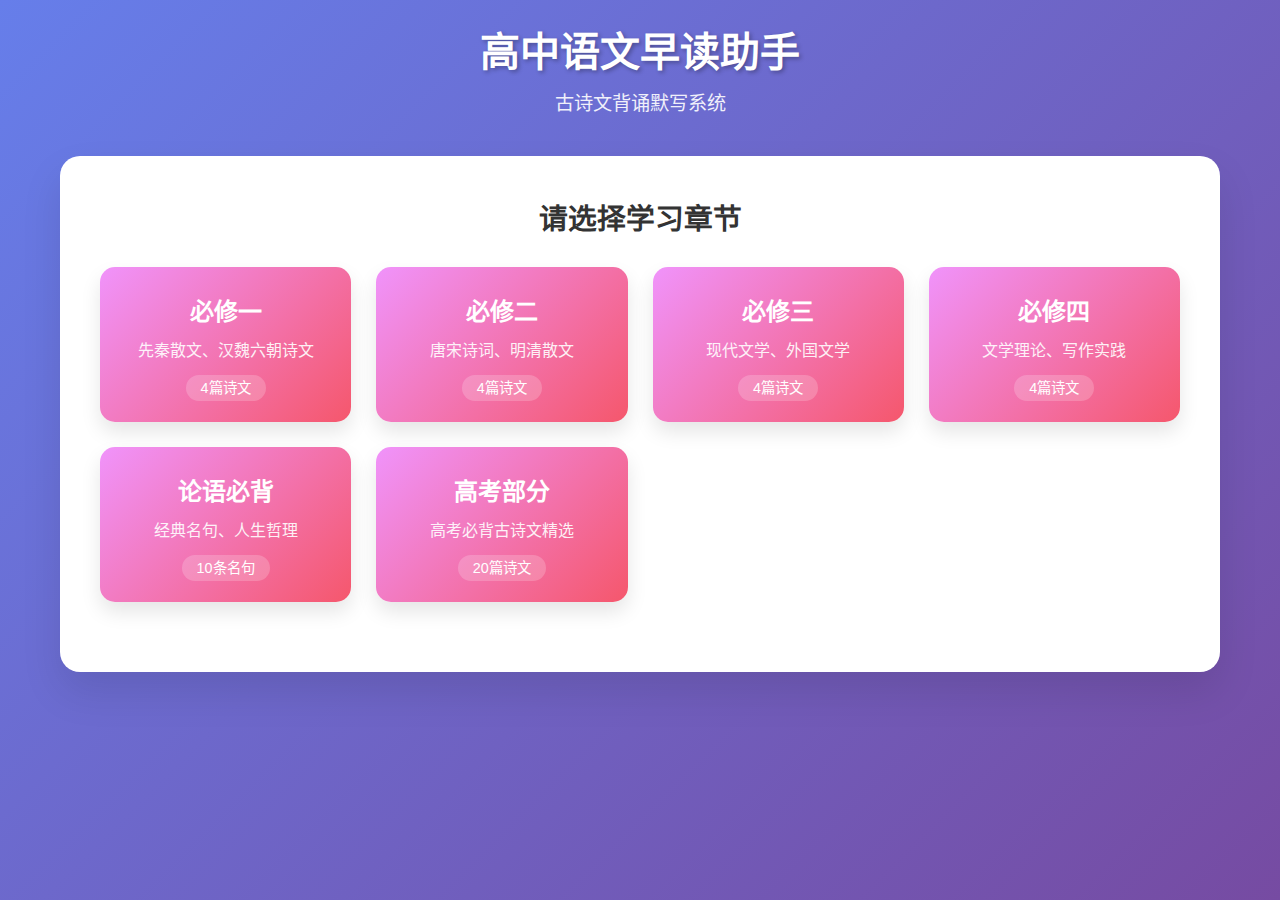
<file: index.html>
<!DOCTYPE html>
<html lang="zh-CN">
<head>
    <meta charset="UTF-8">
    <meta name="viewport" content="width=device-width, initial-scale=1.0">
    <title>高中语文早读助手 - 古诗文背诵默写</title>
    <link rel="stylesheet" href="styles.css">
</head>
<body>
    <div class="container">
        <header>
            <h1>高中语文早读助手</h1>
            <p>古诗文背诵默写系统</p>
        </header>

        <div class="chapter-selection" id="chapterSelection">
            <h2>请选择学习章节</h2>
            <div class="chapters">
                <div class="chapter-card" onclick="selectChapter('必修一')">
                    <h3>必修一</h3>
                    <p>先秦散文、汉魏六朝诗文</p>
                    <span class="poem-count">4篇诗文</span>
                </div>
                <div class="chapter-card" onclick="selectChapter('必修二')">
                    <h3>必修二</h3>
                    <p>唐宋诗词、明清散文</p>
                    <span class="poem-count">4篇诗文</span>
                </div>
                <div class="chapter-card" onclick="selectChapter('必修三')">
                    <h3>必修三</h3>
                    <p>现代文学、外国文学</p>
                    <span class="poem-count">4篇诗文</span>
                </div>
                <div class="chapter-card" onclick="selectChapter('必修四')">
                    <h3>必修四</h3>
                    <p>文学理论、写作实践</p>
                    <span class="poem-count">4篇诗文</span>
                </div>
                <div class="chapter-card" onclick="selectChapter('论语必背')">
                    <h3>论语必背</h3>
                    <p>经典名句、人生哲理</p>
                    <span class="poem-count">10条名句</span>
                </div>
                <div class="chapter-card" onclick="selectChapter('古诗文精选')">
                    <h3>高考部分</h3>
                    <p>高考必背古诗文精选</p>
                    <span class="poem-count">20篇诗文</span>
                </div>
            </div>
        </div>

        <div class="poem-selection" id="poemSelection" style="display: none;">
            <h2 id="currentChapter">诗文选择</h2>
            <div class="selection-controls">
                <div class="selection-mode">
                    <label>
                        <input type="radio" name="selectionMode" value="single" checked> 单选模式
                    </label>
                    <label>
                        <input type="radio" name="selectionMode" value="multi"> 多选模式
                    </label>
                </div>
                <div class="exercise-mode" id="exerciseMode" style="display: none;">
                    <label>
                        <input type="radio" name="exerciseMode" value="complete" checked> 完整题目
                    </label>
                    <label>
                        <input type="radio" name="exerciseMode" value="random"> 随机生成
                    </label>
                    <div class="random-settings" id="randomSettings" style="display: none;">
                        <label>总题数：<input type="number" id="totalQuestions" min="1" max="50" value="10"></label>
                    </div>
                </div>
            </div>
            <div class="poem-list" id="poemList">
                <!-- 诗文列表将通过JavaScript动态生成 -->
            </div>
            <div class="action-buttons" id="actionButtons" style="display: none;">
                <button class="start-exercise-btn" onclick="startMultiExercise()">开始练习</button>
                <button class="clear-selection-btn" onclick="clearSelection()">清除选择</button>
            </div>
            <button class="back-btn" onclick="backToChapter()">返回章节选择</button>
        </div>

        <div class="recitation-page" id="recitationPage" style="display: none;">
            <h2 id="poemTitle">练习题目</h2>
            <div class="questions-container" id="questionsContainer">
                <!-- 题目列表将通过JavaScript动态生成 -->
            </div>
            <div class="pagination-controls" id="paginationControls" style="display: none;">
                <button class="prev-page-btn" onclick="prevPage()">上一页</button>
                <span class="page-info" id="pageInfo">第 1 页，共 1 页</span>
                <button class="next-page-btn" onclick="nextPage()">下一页</button>
            </div>
            <button class="back-btn" onclick="backToPoem()">返回诗文选择</button>
        </div>
    </div>

    <script src="poems-data.js"></script>
    <script src="script.js"></script>
</body>
</html>
</file>
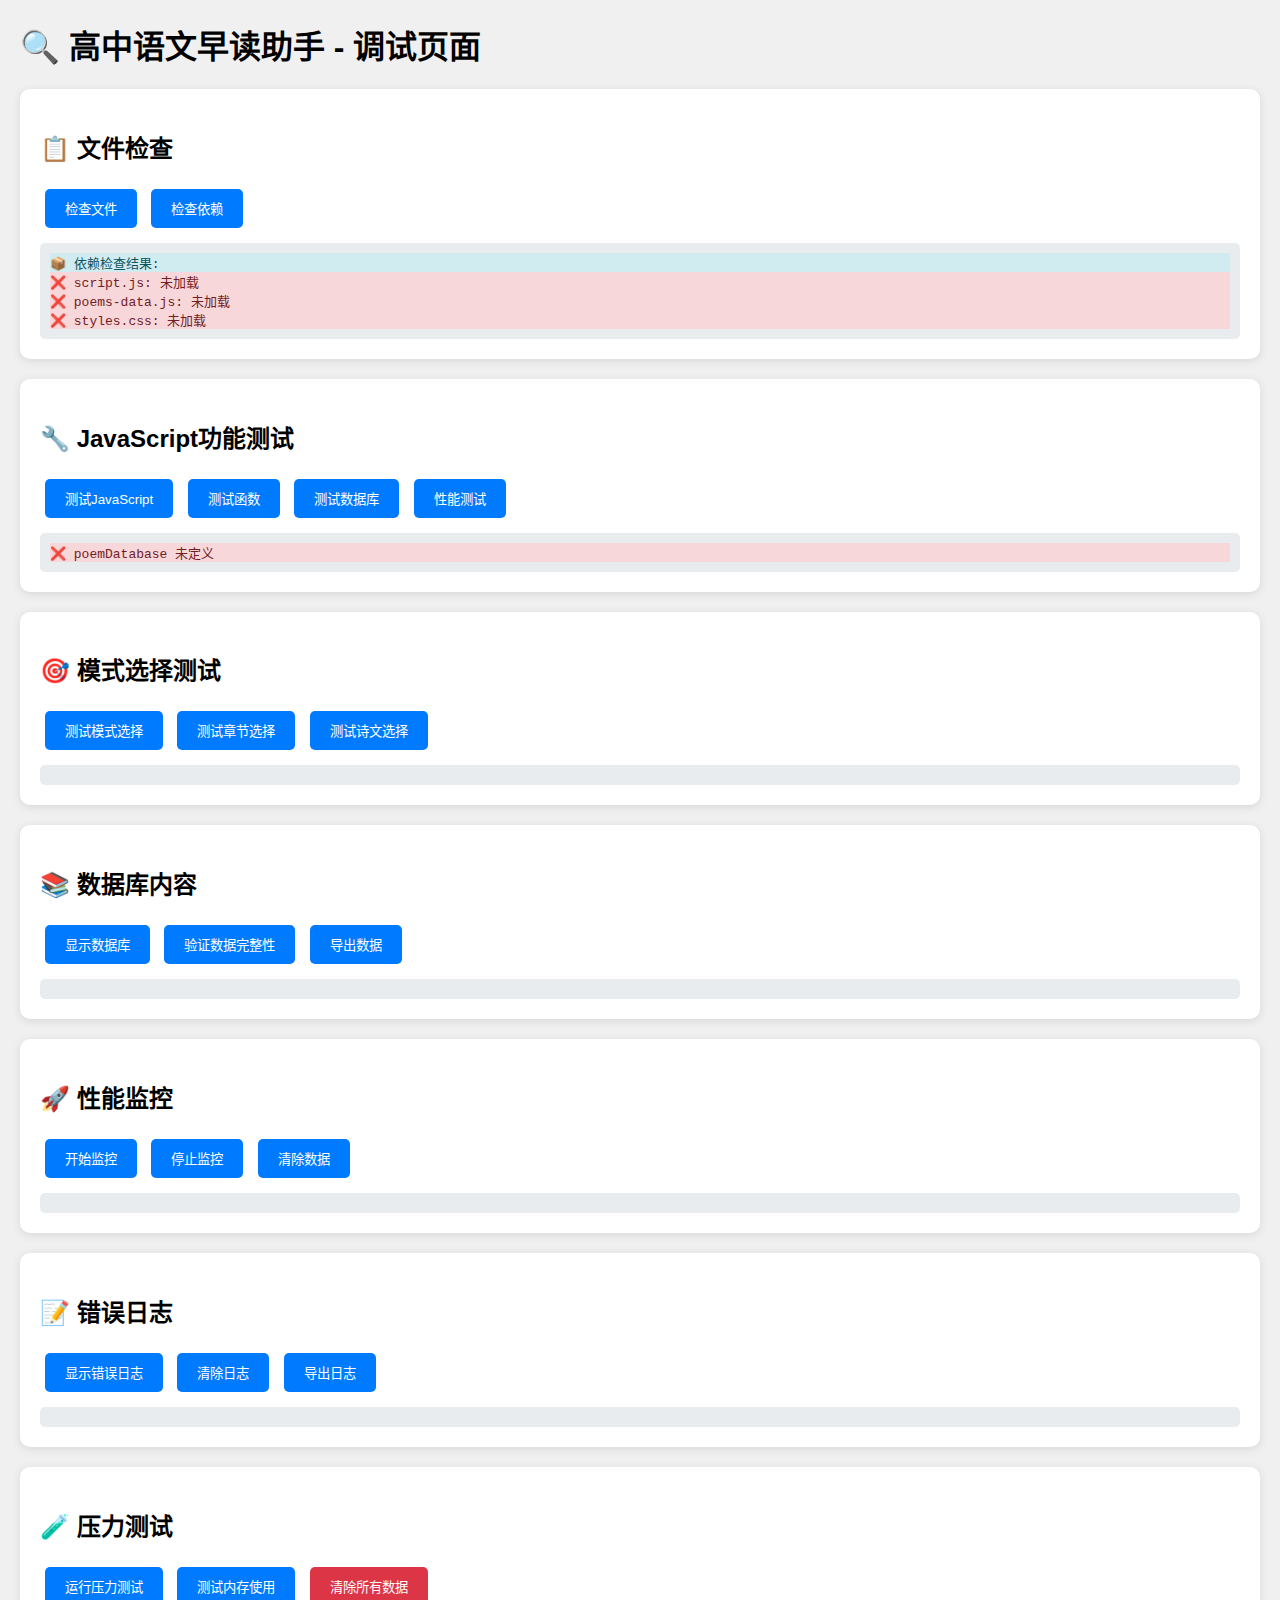
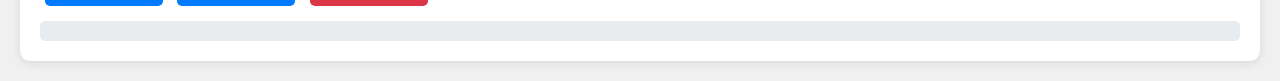
<file: debug.html>
<!DOCTYPE html>
<html lang="zh-CN">
<head>
    <meta charset="UTF-8">
    <meta name="viewport" content="width=device-width, initial-scale=1.0">
    <title>调试页面 - 高中语文早读助手</title>
    <style>
        body {
            font-family: 'Microsoft YaHei', sans-serif;
            margin: 20px;
            background: #f0f0f0;
        }
        .debug-section {
            background: white;
            padding: 20px;
            margin: 20px 0;
            border-radius: 10px;
            box-shadow: 0 2px 10px rgba(0,0,0,0.1);
        }
        .debug-btn {
            background: #007bff;
            color: white;
            padding: 10px 20px;
            border: none;
            border-radius: 5px;
            cursor: pointer;
            margin: 5px;
        }
        .debug-btn:hover {
            background: #0056b3;
        }
        .debug-btn.danger {
            background: #dc3545;
        }
        .debug-btn.danger:hover {
            background: #c82333;
        }
        .debug-btn.success {
            background: #28a745;
        }
        .debug-btn.success:hover {
            background: #218838;
        }
        .result {
            margin-top: 10px;
            padding: 10px;
            background: #e9ecef;
            border-radius: 5px;
            font-family: monospace;
            max-height: 300px;
            overflow-y: auto;
        }
        .error {
            background: #f8d7da;
            color: #721c24;
        }
        .success {
            background: #d4edda;
            color: #155724;
        }
        .warning {
            background: #fff3cd;
            color: #856404;
        }
        .info {
            background: #d1ecf1;
            color: #0c5460;
        }
        .log-entry {
            margin: 5px 0;
            padding: 5px;
            border-left: 3px solid #007bff;
            background: #f8f9fa;
        }
        .log-error {
            border-left-color: #dc3545;
            background: #f8d7da;
        }
        .log-warning {
            border-left-color: #ffc107;
            background: #fff3cd;
        }
        .performance-bar {
            background: #e9ecef;
            height: 20px;
            border-radius: 10px;
            overflow: hidden;
            margin: 5px 0;
        }
        .performance-fill {
            background: #28a745;
            height: 100%;
            transition: width 0.3s ease;
        }
        .data-table {
            width: 100%;
            border-collapse: collapse;
            margin: 10px 0;
        }
        .data-table th, .data-table td {
            border: 1px solid #dee2e6;
            padding: 8px;
            text-align: left;
        }
        .data-table th {
            background: #f8f9fa;
            font-weight: bold;
        }
        .status-indicator {
            display: inline-block;
            width: 12px;
            height: 12px;
            border-radius: 50%;
            margin-right: 8px;
        }
        .status-ok { background: #28a745; }
        .status-error { background: #dc3545; }
        .status-warning { background: #ffc107; }
        .status-info { background: #17a2b8; }
    </style>
</head>
<body>
    <h1>🔍 高中语文早读助手 - 调试页面</h1>
    
    <div class="debug-section">
        <h2>📋 文件检查</h2>
        <button class="debug-btn" onclick="checkFiles()">检查文件</button>
        <button class="debug-btn" onclick="checkDependencies()">检查依赖</button>
        <div id="fileResult" class="result"></div>
    </div>
    
    <div class="debug-section">
        <h2>🔧 JavaScript功能测试</h2>
        <button class="debug-btn" onclick="testJavaScript()">测试JavaScript</button>
        <button class="debug-btn" onclick="testFunctions()">测试函数</button>
        <button class="debug-btn" onclick="testDatabase()">测试数据库</button>
        <button class="debug-btn" onclick="testPerformance()">性能测试</button>
        <div id="jsResult" class="result"></div>
    </div>
    
    <div class="debug-section">
        <h2>🎯 模式选择测试</h2>
        <button class="debug-btn" onclick="testModeSelection()">测试模式选择</button>
        <button class="debug-btn" onclick="testChapterSelection()">测试章节选择</button>
        <button class="debug-btn" onclick="testPoemSelection()">测试诗文选择</button>
        <div id="modeResult" class="result"></div>
    </div>
    
    <div class="debug-section">
        <h2>📚 数据库内容</h2>
        <button class="debug-btn" onclick="showDatabase()">显示数据库</button>
        <button class="debug-btn" onclick="validateDatabase()">验证数据完整性</button>
        <button class="debug-btn" onclick="exportDatabase()">导出数据</button>
        <div id="dbResult" class="result"></div>
    </div>

    <div class="debug-section">
        <h2>🚀 性能监控</h2>
        <button class="debug-btn" onclick="startPerformanceMonitoring()">开始监控</button>
        <button class="debug-btn" onclick="stopPerformanceMonitoring()">停止监控</button>
        <button class="debug-btn" onclick="clearPerformanceData()">清除数据</button>
        <div id="performanceResult" class="result"></div>
    </div>

    <div class="debug-section">
        <h2>📝 错误日志</h2>
        <button class="debug-btn" onclick="showErrorLog()">显示错误日志</button>
        <button class="debug-btn" onclick="clearErrorLog()">清除日志</button>
        <button class="debug-btn" onclick="exportErrorLog()">导出日志</button>
        <div id="errorLogResult" class="result"></div>
    </div>

    <div class="debug-section">
        <h2>🧪 压力测试</h2>
        <button class="debug-btn" onclick="runStressTest()">运行压力测试</button>
        <button class="debug-btn" onclick="testMemoryUsage()">测试内存使用</button>
        <button class="debug-btn danger" onclick="clearAllData()">清除所有数据</button>
        <div id="stressTestResult" class="result"></div>
    </div>

    <script src="script.js"></script>
    <script>
        // 全局变量
        let performanceData = [];
        let errorLog = [];
        let performanceMonitoring = false;
        let performanceInterval;

        // 错误日志记录器
        window.addEventListener('error', function(e) {
            const errorEntry = {
                timestamp: new Date().toISOString(),
                message: e.message,
                filename: e.filename,
                lineno: e.lineno,
                colno: e.colno,
                stack: e.error ? e.error.stack : '无堆栈信息'
            };
            errorLog.push(errorEntry);
            console.error('错误已记录:', errorEntry);
        });

        // 性能监控
        function startPerformanceMonitoring() {
            if (performanceMonitoring) return;
            
            performanceMonitoring = true;
            performanceData = [];
            performanceInterval = setInterval(() => {
                const memory = performance.memory;
                const timing = performance.timing;
                
                performanceData.push({
                    timestamp: Date.now(),
                    memory: {
                        used: memory ? memory.usedJSHeapSize : 0,
                        total: memory ? memory.totalJSHeapSize : 0,
                        limit: memory ? memory.jsHeapSizeLimit : 0
                    },
                    timing: {
                        loadTime: timing ? timing.loadEventEnd - timing.navigationStart : 0,
                        domReady: timing ? timing.domContentLoadedEventEnd - timing.navigationStart : 0
                    }
                });
                
                updatePerformanceDisplay();
            }, 1000);
            
            document.getElementById('performanceResult').innerHTML = '<div class="success">✅ 性能监控已开始</div>';
        }

        function stopPerformanceMonitoring() {
            if (!performanceMonitoring) return;
            
            performanceMonitoring = false;
            clearInterval(performanceInterval);
            document.getElementById('performanceResult').innerHTML = '<div class="warning">⚠️ 性能监控已停止</div>';
        }

        function clearPerformanceData() {
            performanceData = [];
            document.getElementById('performanceResult').innerHTML = '<div class="info">ℹ️ 性能数据已清除</div>';
        }

        function updatePerformanceDisplay() {
            if (performanceData.length === 0) return;
            
            const latest = performanceData[performanceData.length - 1];
            const memory = latest.memory;
            const memoryUsage = memory.total > 0 ? (memory.used / memory.total * 100).toFixed(1) : 0;
            
            let html = '<div class="info">📊 实时性能数据:</div>';
            html += `<div>内存使用: ${(memory.used / 1024 / 1024).toFixed(2)} MB / ${(memory.total / 1024 / 1024).toFixed(2)} MB</div>`;
            html += `<div class="performance-bar"><div class="performance-fill" style="width: ${memoryUsage}%"></div></div>`;
            html += `<div>使用率: ${memoryUsage}%</div>`;
            html += `<div>数据点数量: ${performanceData.length}</div>`;
            
            document.getElementById('performanceResult').innerHTML = html;
        }

        function checkFiles() {
            const result = document.getElementById('fileResult');
            try {
                // 检查必要的元素是否存在
                const modeSelection = document.getElementById('mode-selection');
                const chapterSelection = document.getElementById('chapterSelection');
                
                if (modeSelection && chapterSelection) {
                    result.innerHTML = '<div class="success">✅ HTML元素检查通过</div>';
                } else {
                    result.innerHTML = '<div class="error">❌ HTML元素缺失</div>';
                }
            } catch (error) {
                result.innerHTML = `<div class="error">❌ 错误: ${error.message}</div>`;
            }
        }

        function checkDependencies() {
            const result = document.getElementById('fileResult');
            const dependencies = [
                { name: 'script.js', check: () => typeof window.currentMode !== 'undefined' },
                { name: 'poems-data.js', check: () => typeof window.poemDatabase !== 'undefined' },
                { name: 'styles.css', check: () => document.querySelector('link[href*="styles.css"]') !== null }
            ];
            
            let html = '<div class="info">📦 依赖检查结果:</div>';
            dependencies.forEach(dep => {
                try {
                    const status = dep.check();
                    const statusClass = status ? 'success' : 'error';
                    const statusIcon = status ? '✅' : '❌';
                    html += `<div class="${statusClass}">${statusIcon} ${dep.name}: ${status ? '已加载' : '未加载'}</div>`;
                } catch (error) {
                    html += `<div class="error">❌ ${dep.name}: 检查失败 - ${error.message}</div>`;
                }
            });
            
            result.innerHTML = html;
        }
        
        function testJavaScript() {
            const result = document.getElementById('jsResult');
            try {
                if (typeof poemDatabase !== 'undefined') {
                    result.innerHTML = '<div class="success">✅ poemDatabase 已定义</div>';
                } else {
                    result.innerHTML = '<div class="error">❌ poemDatabase 未定义</div>';
                }
            } catch (error) {
                result.innerHTML = `<div class="error">❌ 错误: ${error.message}</div>`;
            }
        }
        
        function testFunctions() {
            const result = document.getElementById('jsResult');
            const functions = ['setMode', 'selectChapter', 'displayPoemList', 'selectPoem'];
            let missingFunctions = [];
            
            functions.forEach(func => {
                if (typeof window[func] !== 'function') {
                    missingFunctions.push(func);
                }
            });
            
            if (missingFunctions.length === 0) {
                result.innerHTML = '<div class="success">✅ 所有函数都存在</div>';
            } else {
                result.innerHTML = `<div class="error">❌ 缺失函数: ${missingFunctions.join(', ')}</div>`;
            }
        }
        
        function testDatabase() {
            const result = document.getElementById('jsResult');
            try {
                if (typeof poemDatabase !== 'undefined') {
                    const chapters = Object.keys(poemDatabase);
                    let totalPoems = 0;
                    let totalExercises = 0;
                    
                    chapters.forEach(chapter => {
                        totalPoems += poemDatabase[chapter].length;
                        poemDatabase[chapter].forEach(poem => {
                            if (poem.exercises) {
                                totalExercises += poem.exercises.length;
                            }
                        });
                    });
                    
                    result.innerHTML = `
                        <div class="success">
                            ✅ 数据库正常<br>
                            章节数: ${chapters.length}<br>
                            总诗文数: ${totalPoems}<br>
                            总练习数: ${totalExercises}
                        </div>
                    `;
                } else {
                    result.innerHTML = '<div class="error">❌ 数据库未定义</div>';
                }
            } catch (error) {
                result.innerHTML = `<div class="error">❌ 错误: ${error.message}</div>`;
            }
        }

        function testPerformance() {
            const result = document.getElementById('jsResult');
            const startTime = performance.now();
            
            // 模拟一些操作
            let testData = [];
            for (let i = 0; i < 1000; i++) {
                testData.push({ id: i, value: Math.random() });
            }
            
            const endTime = performance.now();
            const duration = endTime - startTime;
            
            let performanceRating = '优秀';
            if (duration > 100) performanceRating = '良好';
            if (duration > 500) performanceRating = '一般';
            if (duration > 1000) performanceRating = '较差';
            
            result.innerHTML = `
                <div class="info">
                    ⚡ 性能测试结果:<br>
                    测试耗时: ${duration.toFixed(2)}ms<br>
                    性能评级: ${performanceRating}<br>
                    测试数据量: ${testData.length}
                </div>
            `;
        }
        
        function testModeSelection() {
            const result = document.getElementById('modeResult');
            try {
                if (typeof setMode === 'function') {
                    // 尝试调用函数
                    setMode('test');
                    result.innerHTML = '<div class="success">✅ setMode函数可以调用</div>';
                } else {
                    result.innerHTML = '<div class="error">❌ setMode函数不存在</div>';
                }
            } catch (error) {
                result.innerHTML = `<div class="error">❌ 错误: ${error.message}</div>`;
            }
        }

        function testChapterSelection() {
            const result = document.getElementById('modeResult');
            try {
                if (typeof selectChapter === 'function') {
                    // 检查是否有可用的章节
                    if (typeof poemDatabase !== 'undefined' && Object.keys(poemDatabase).length > 0) {
                        const firstChapter = Object.keys(poemDatabase)[0];
                        selectChapter(firstChapter);
                        result.innerHTML = `<div class="success">✅ selectChapter函数可以调用，已选择章节: ${firstChapter}</div>`;
                    } else {
                        result.innerHTML = '<div class="warning">⚠️ selectChapter函数存在，但数据库为空</div>';
                    }
                } else {
                    result.innerHTML = '<div class="error">❌ selectChapter函数不存在</div>';
                }
            } catch (error) {
                result.innerHTML = `<div class="error">❌ 错误: ${error.message}</div>`;
            }
        }

        function testPoemSelection() {
            const result = document.getElementById('modeResult');
            try {
                if (typeof selectPoem === 'function' && poems && poems.length > 0) {
                    selectPoem(0);
                    result.innerHTML = `<div class="success">✅ selectPoem函数可以调用，已选择诗文: ${poems[0].title}</div>`;
                } else if (typeof selectPoem === 'function') {
                    result.innerHTML = '<div class="warning">⚠️ selectPoem函数存在，但没有可用的诗文</div>';
                } else {
                    result.innerHTML = '<div class="error">❌ selectPoem函数不存在</div>';
                }
            } catch (error) {
                result.innerHTML = `<div class="error">❌ 错误: ${error.message}</div>`;
            }
        }
        
        function showDatabase() {
            const result = document.getElementById('dbResult');
            try {
                if (typeof poemDatabase !== 'undefined') {
                    let html = '<strong>📚 数据库内容:</strong><br><br>';
                    Object.keys(poemDatabase).forEach(chapter => {
                        html += `<strong>${chapter}:</strong><br>`;
                        poemDatabase[chapter].forEach(poem => {
                            const exerciseCount = poem.exercises ? poem.exercises.length : 0;
                            html += `- ${poem.title} (${poem.author}) - ${exerciseCount}种练习<br>`;
                        });
                        html += '<br>';
                    });
                    result.innerHTML = html;
                } else {
                    result.innerHTML = '<div class="error">❌ 数据库未定义</div>';
                }
            } catch (error) {
                result.innerHTML = `<div class="error">❌ 错误: ${error.message}</div>`;
            }
        }

        function validateDatabase() {
            const result = document.getElementById('dbResult');
            try {
                if (typeof poemDatabase !== 'undefined') {
                    let issues = [];
                    let totalPoems = 0;
                    let totalExercises = 0;
                    
                    Object.keys(poemDatabase).forEach(chapter => {
                        poemDatabase[chapter].forEach((poem, index) => {
                            totalPoems++;
                            
                            // 检查必要字段
                            if (!poem.title) issues.push(`${chapter}[${index}]: 缺少标题`);
                            if (!poem.author) issues.push(`${chapter}[${index}]: 缺少作者`);
                            if (!poem.content) issues.push(`${chapter}[${index}]: 缺少内容`);
                            
                            // 检查练习配置
                            if (poem.exercises) {
                                totalExercises += poem.exercises.length;
                                poem.exercises.forEach((exercise, exIndex) => {
                                    if (!exercise.type) issues.push(`${chapter}[${index}].exercises[${exIndex}]: 缺少练习类型`);
                                    if (!exercise.title) issues.push(`${chapter}[${index}].exercises[${exIndex}]: 缺少练习标题`);
                                });
                            }
                        });
                    });
                    
                    if (issues.length === 0) {
                        result.innerHTML = `
                            <div class="success">
                                ✅ 数据验证通过<br>
                                总诗文数: ${totalPoems}<br>
                                总练习数: ${totalExercises}
                            </div>
                        `;
                    } else {
                        result.innerHTML = `
                            <div class="warning">
                                ⚠️ 发现 ${issues.length} 个问题:<br>
                                ${issues.join('<br>')}
                            </div>
                        `;
                    }
                } else {
                    result.innerHTML = '<div class="error">❌ 数据库未定义</div>';
                }
            } catch (error) {
                result.innerHTML = `<div class="error">❌ 错误: ${error.message}</div>`;
            }
        }

        function exportDatabase() {
            try {
                if (typeof poemDatabase !== 'undefined') {
                    const dataStr = JSON.stringify(poemDatabase, null, 2);
                    const dataBlob = new Blob([dataStr], { type: 'application/json' });
                    const url = URL.createObjectURL(dataBlob);
                    const link = document.createElement('a');
                    link.href = url;
                    link.download = 'poem-database.json';
                    link.click();
                    URL.revokeObjectURL(url);
                    
                    document.getElementById('dbResult').innerHTML = '<div class="success">✅ 数据库已导出</div>';
                } else {
                    document.getElementById('dbResult').innerHTML = '<div class="error">❌ 数据库未定义</div>';
                }
            } catch (error) {
                document.getElementById('dbResult').innerHTML = `<div class="error">❌ 导出失败: ${error.message}</div>`;
            }
        }

        function showErrorLog() {
            const result = document.getElementById('errorLogResult');
            if (errorLog.length === 0) {
                result.innerHTML = '<div class="info">ℹ️ 暂无错误日志</div>';
                return;
            }
            
            let html = '<div class="info">📝 错误日志 (共' + errorLog.length + '条):</div>';
            errorLog.forEach((entry, index) => {
                const logClass = entry.message.includes('Error') ? 'log-error' : 'log-warning';
                html += `
                    <div class="log-entry ${logClass}">
                        <strong>${entry.timestamp}</strong><br>
                        消息: ${entry.message}<br>
                        文件: ${entry.filename}:${entry.lineno}:${entry.colno}<br>
                        堆栈: ${entry.stack.substring(0, 200)}...
                    </div>
                `;
            });
            
            result.innerHTML = html;
        }

        function clearErrorLog() {
            errorLog = [];
            document.getElementById('errorLogResult').innerHTML = '<div class="info">ℹ️ 错误日志已清除</div>';
        }

        function exportErrorLog() {
            try {
                const dataStr = JSON.stringify(errorLog, null, 2);
                const dataBlob = new Blob([dataStr], { type: 'application/json' });
                const url = URL.createObjectURL(dataBlob);
                const link = document.createElement('a');
                link.href = url;
                link.download = 'error-log.json';
                link.click();
                URL.revokeObjectURL(url);
                
                document.getElementById('errorLogResult').innerHTML = '<div class="success">✅ 错误日志已导出</div>';
            } catch (error) {
                document.getElementById('errorLogResult').innerHTML = `<div class="error">❌ 导出失败: ${error.message}</div>`;
            }
        }

        function runStressTest() {
            const result = document.getElementById('stressTestResult');
            const startTime = performance.now();
            let operations = 0;
            
            // 模拟大量操作
            const testInterval = setInterval(() => {
                try {
                    // 模拟各种操作
                    if (typeof setMode === 'function') setMode('test');
                    if (typeof selectChapter === 'function' && typeof poemDatabase !== 'undefined') {
                        const chapters = Object.keys(poemDatabase);
                        if (chapters.length > 0) {
                            selectChapter(chapters[0]);
                        }
                    }
                    
                    operations++;
                    
                    if (operations >= 100) {
                        clearInterval(testInterval);
                        const endTime = performance.now();
                        const duration = endTime - startTime;
                        
                        result.innerHTML = `
                            <div class="success">
                                ✅ 压力测试完成<br>
                                执行操作数: ${operations}<br>
                                总耗时: ${duration.toFixed(2)}ms<br>
                                平均耗时: ${(duration / operations).toFixed(2)}ms/操作
                            </div>
                        `;
                    }
                } catch (error) {
                    clearInterval(testInterval);
                    result.innerHTML = `<div class="error">❌ 压力测试失败: ${error.message}</div>`;
                }
            }, 10);
        }

        function testMemoryUsage() {
            const result = document.getElementById('stressTestResult');
            try {
                if (performance.memory) {
                    const memory = performance.memory;
                    const usedMB = (memory.usedJSHeapSize / 1024 / 1024).toFixed(2);
                    const totalMB = (memory.totalJSHeapSize / 1024 / 1024).toFixed(2);
                    const limitMB = (memory.jsHeapSizeLimit / 1024 / 1024).toFixed(2);
                    const usagePercent = (memory.usedJSHeapSize / memory.totalJSHeapSize * 100).toFixed(1);
                    
                    result.innerHTML = `
                        <div class="info">
                            💾 内存使用情况:<br>
                            已使用: ${usedMB} MB<br>
                            总分配: ${totalMB} MB<br>
                            限制: ${limitMB} MB<br>
                            使用率: ${usagePercent}%
                        </div>
                    `;
                } else {
                    result.innerHTML = '<div class="warning">⚠️ 无法获取内存信息</div>';
                }
            } catch (error) {
                result.innerHTML = `<div class="error">❌ 内存测试失败: ${error.message}</div>`;
            }
        }

        function clearAllData() {
            if (confirm('确定要清除所有数据吗？此操作不可恢复！')) {
                try {
                    // 清除各种数据
                    if (typeof localStorage !== 'undefined') {
                        localStorage.clear();
                    }
                    if (typeof sessionStorage !== 'undefined') {
                        sessionStorage.clear();
                    }
                    
                    // 重置全局变量
                    if (typeof window.currentMode !== 'undefined') window.currentMode = '';
                    if (typeof window.currentChapter !== 'undefined') window.currentChapter = '';
                    if (typeof window.currentPoemIndex !== 'undefined') window.currentPoemIndex = 0;
                    
                    // 清除测试数据
                    performanceData = [];
                    errorLog = [];
                    
                    // 停止性能监控
                    if (performanceMonitoring) {
                        stopPerformanceMonitoring();
                    }
                    
                    document.getElementById('stressTestResult').innerHTML = '<div class="success">✅ 所有数据已清除</div>';
                } catch (error) {
                    document.getElementById('stressTestResult').innerHTML = `<div class="error">❌ 清除失败: ${error.message}</div>`;
                }
            }
        }
        
        // 页面加载完成后自动检查
        window.onload = function() {
            setTimeout(() => {
                checkFiles();
                checkDependencies();
                testJavaScript();
                console.log('调试页面已加载完成');
            }, 500);
        };
    </script>
</body>
</html>
</file>
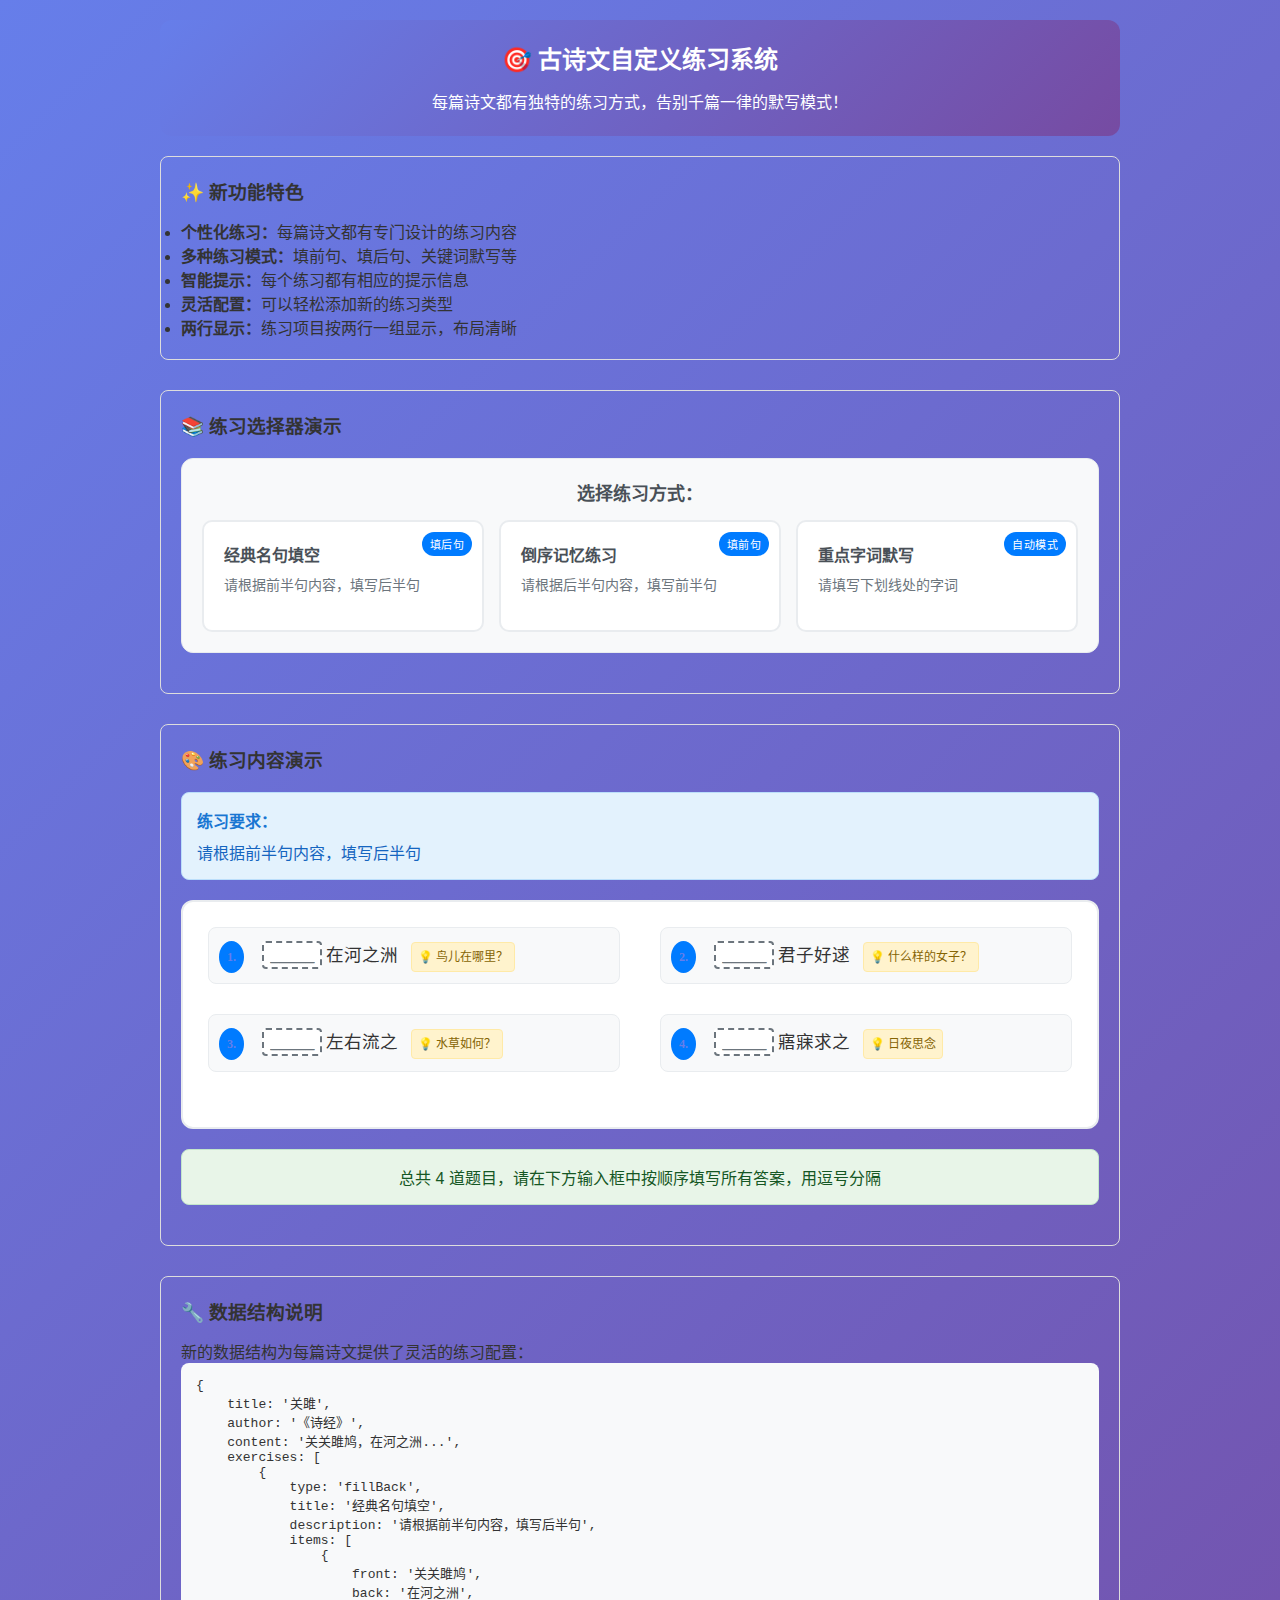
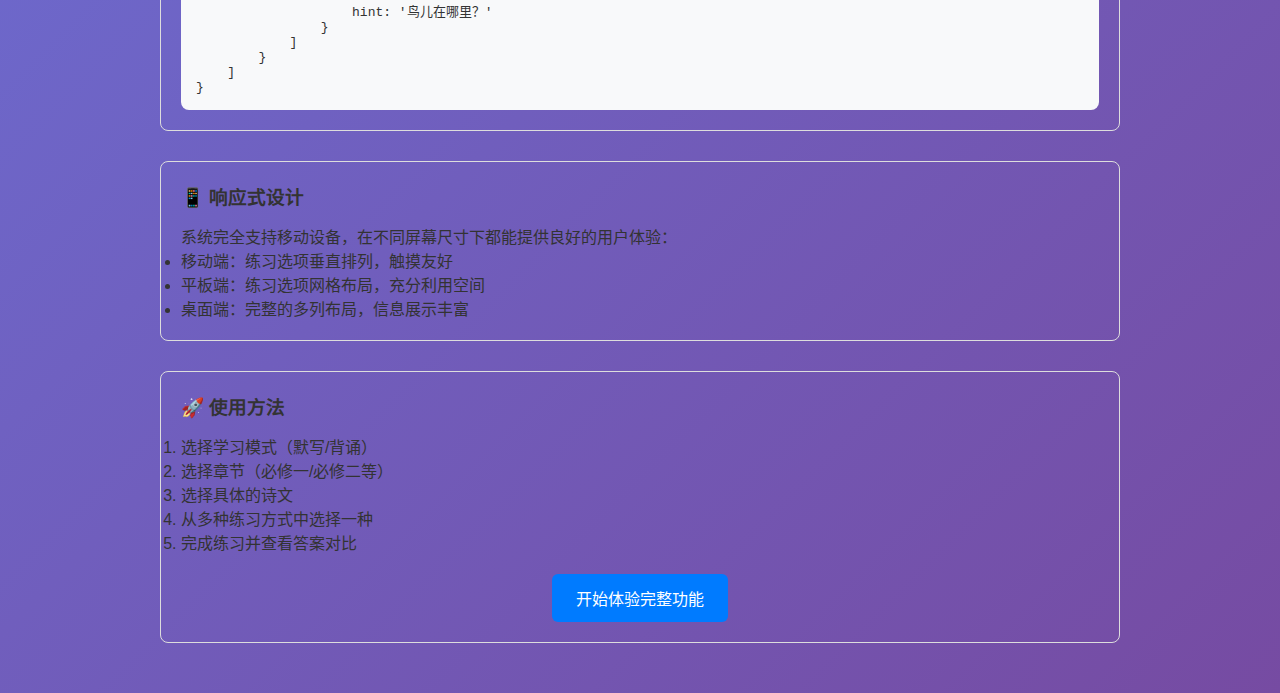
<file: demo.html>
<!DOCTYPE html>
<html lang="zh-CN">
<head>
    <meta charset="UTF-8">
    <meta name="viewport" content="width=device-width, initial-scale=1.0">
    <title>演示页面 - 自定义练习系统</title>
    <link rel="stylesheet" href="styles.css">
    <style>
        .demo-container {
            max-width: 1000px;
            margin: 0 auto;
            padding: 20px;
        }
        .demo-section {
            margin-bottom: 30px;
            padding: 20px;
            border: 1px solid #ddd;
            border-radius: 8px;
        }
        .demo-title {
            color: #333;
            margin-bottom: 15px;
        }
        .feature-highlight {
            background: linear-gradient(135deg, #667eea 0%, #764ba2 100%);
            color: white;
            padding: 20px;
            border-radius: 12px;
            margin-bottom: 20px;
        }
        .feature-highlight h2 {
            margin: 0 0 15px 0;
            text-align: center;
        }
        .feature-highlight p {
            margin: 0;
            text-align: center;
            font-size: 16px;
            line-height: 1.6;
        }
    </style>
</head>
<body>
    <div class="demo-container">
        <div class="feature-highlight">
            <h2>🎯 古诗文自定义练习系统</h2>
            <p>每篇诗文都有独特的练习方式，告别千篇一律的默写模式！</p>
        </div>
        
        <div class="demo-section">
            <h3 class="demo-title">✨ 新功能特色</h3>
            <ul>
                <li><strong>个性化练习：</strong>每篇诗文都有专门设计的练习内容</li>
                <li><strong>多种练习模式：</strong>填前句、填后句、关键词默写等</li>
                <li><strong>智能提示：</strong>每个练习都有相应的提示信息</li>
                <li><strong>灵活配置：</strong>可以轻松添加新的练习类型</li>
                <li><strong>两行显示：</strong>练习项目按两行一组显示，布局清晰</li>
            </ul>
        </div>

        <div class="demo-section">
            <h3 class="demo-title">📚 练习选择器演示</h3>
            <div class="exercise-selector">
                <h4>选择练习方式：</h4>
                <div class="exercise-options">
                    <div class="exercise-option">
                        <h5>经典名句填空</h5>
                        <p>请根据前半句内容，填写后半句</p>
                        <span class="exercise-type-badge">填后句</span>
                    </div>
                    <div class="exercise-option">
                        <h5>倒序记忆练习</h5>
                        <p>请根据后半句内容，填写前半句</p>
                        <span class="exercise-type-badge">填前句</span>
                    </div>
                    <div class="exercise-option">
                        <h5>重点字词默写</h5>
                        <p>请填写下划线处的字词</p>
                        <span class="exercise-type-badge">自动模式</span>
                    </div>
                </div>
            </div>
        </div>

        <div class="demo-section">
            <h3 class="demo-title">🎨 练习内容演示</h3>
            <div class="exercise-content">
                <div class="exercise-instruction">
                    <h4>练习要求：</h4>
                    <p>请根据前半句内容，填写后半句</p>
                </div>
                <div class="exercise-text">
                    <div class="exercise-row">
                        <div style="flex: 1; margin-right: 10px;">
                            <div class="exercise-item">
                                <span class="exercise-number">1.</span>
                                <span class="blank">_____</span>在河之洲
                                <span class="hint">💡 鸟儿在哪里？</span>
                            </div>
                        </div>
                        <div style="flex: 1; margin-left: 10px;">
                            <div class="exercise-item">
                                <span class="exercise-number">2.</span>
                                <span class="blank">_____</span>君子好逑
                                <span class="hint">💡 什么样的女子？</span>
                            </div>
                        </div>
                    </div>
                    <div class="exercise-row">
                        <div style="flex: 1; margin-right: 10px;">
                            <div class="exercise-item">
                                <span class="exercise-number">3.</span>
                                <span class="blank">_____</span>左右流之
                                <span class="hint">💡 水草如何？</span>
                            </div>
                        </div>
                        <div style="flex: 1; margin-left: 10px;">
                            <div class="exercise-item">
                                <span class="exercise-number">4.</span>
                                <span class="blank">_____</span>寤寐求之
                                <span class="hint">💡 日夜思念</span>
                            </div>
                        </div>
                    </div>
                </div>
                <div class="exercise-info">
                    <p>总共 4 道题目，请在下方输入框中按顺序填写所有答案，用逗号分隔</p>
                </div>
            </div>
        </div>

        <div class="demo-section">
            <h3 class="demo-title">🔧 数据结构说明</h3>
            <p>新的数据结构为每篇诗文提供了灵活的练习配置：</p>
            <pre style="background: #f8f9fa; padding: 15px; border-radius: 8px; overflow-x: auto;">
{
    title: '关雎',
    author: '《诗经》',
    content: '关关雎鸠，在河之洲...',
    exercises: [
        {
            type: 'fillBack',
            title: '经典名句填空',
            description: '请根据前半句内容，填写后半句',
            items: [
                {
                    front: '关关雎鸠',
                    back: '在河之洲',
                    hint: '鸟儿在哪里？'
                }
            ]
        }
    ]
}</pre>
        </div>

        <div class="demo-section">
            <h3 class="demo-title">📱 响应式设计</h3>
            <p>系统完全支持移动设备，在不同屏幕尺寸下都能提供良好的用户体验：</p>
            <ul>
                <li>移动端：练习选项垂直排列，触摸友好</li>
                <li>平板端：练习选项网格布局，充分利用空间</li>
                <li>桌面端：完整的多列布局，信息展示丰富</li>
            </ul>
        </div>

        <div class="demo-section">
            <h3 class="demo-title">🚀 使用方法</h3>
            <ol>
                <li>选择学习模式（默写/背诵）</li>
                <li>选择章节（必修一/必修二等）</li>
                <li>选择具体的诗文</li>
                <li>从多种练习方式中选择一种</li>
                <li>完成练习并查看答案对比</li>
            </ol>
            <p style="text-align: center; margin-top: 20px;">
                <a href="index.html" style="background: #007bff; color: white; padding: 12px 24px; text-decoration: none; border-radius: 6px; display: inline-block;">开始体验完整功能</a>
            </p>
        </div>
    </div>
</body>
</html>
</file>
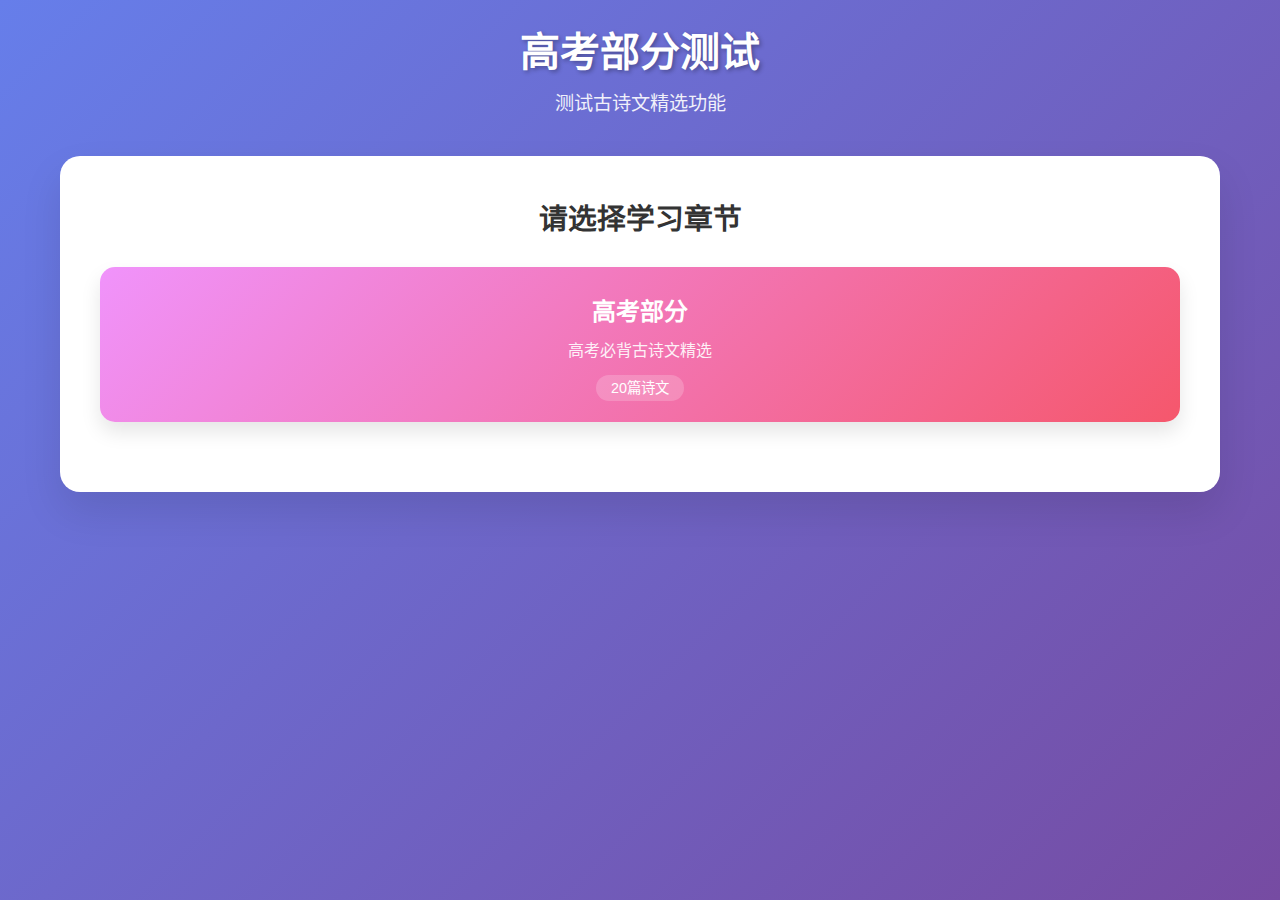
<file: test-gaokao.html>
<!DOCTYPE html>
<html lang="zh-CN">
<head>
    <meta charset="UTF-8">
    <meta name="viewport" content="width=device-width, initial-scale=1.0">
    <title>高考部分测试</title>
    <link rel="stylesheet" href="styles.css">
</head>
<body>
    <div class="container">
        <header>
            <h1>高考部分测试</h1>
            <p>测试古诗文精选功能</p>
        </header>

        <div class="chapter-selection" id="chapterSelection">
            <h2>请选择学习章节</h2>
            <div class="chapters">
                <div class="chapter-card" onclick="selectChapter('古诗文精选')">
                    <h3>高考部分</h3>
                    <p>高考必背古诗文精选</p>
                    <span class="poem-count">20篇诗文</span>
                </div>
            </div>
        </div>

        <div class="poem-selection" id="poemSelection" style="display: none;">
            <h2 id="currentChapter">诗文选择</h2>
            <div class="poem-list" id="poemList">
                <!-- 诗文列表将通过JavaScript动态生成 -->
            </div>
            <button class="back-btn" onclick="backToChapter()">返回章节选择</button>
        </div>

        <div class="recitation-page" id="recitationPage" style="display: none;">
            <h2 id="poemTitle">默写练习</h2>
            <div class="poem-content">
                <div class="poem-text" id="poemText">
                    <!-- 诗文内容将通过JavaScript动态生成 -->
                </div>
            </div>
            <div class="recitation-area">
                <h3>请默写以下内容：</h3>
                <div class="blank-text" id="blankText">
                    <!-- 带空白的诗文将通过JavaScript动态生成 -->
                </div>
                <div class="input-area">
                    <textarea id="studentAnswer" placeholder="请在此输入你的默写内容..."></textarea>
                    <div class="action-buttons">
                        <button class="submit-btn" onclick="submitAnswer()">提交答案</button>
                        <button class="show-answer-btn" onclick="showAnswer()" style="display: none;">显示原文</button>
                        <button class="next-btn" onclick="nextPoem()" style="display: none;">下一篇</button>
                    </div>
                </div>
            </div>
            <button class="back-btn" onclick="backToPoem()">返回诗文选择</button>
        </div>
    </div>

    <script src="poems-data.js"></script>
    <script src="script.js"></script>
</body>
</html>
</file>
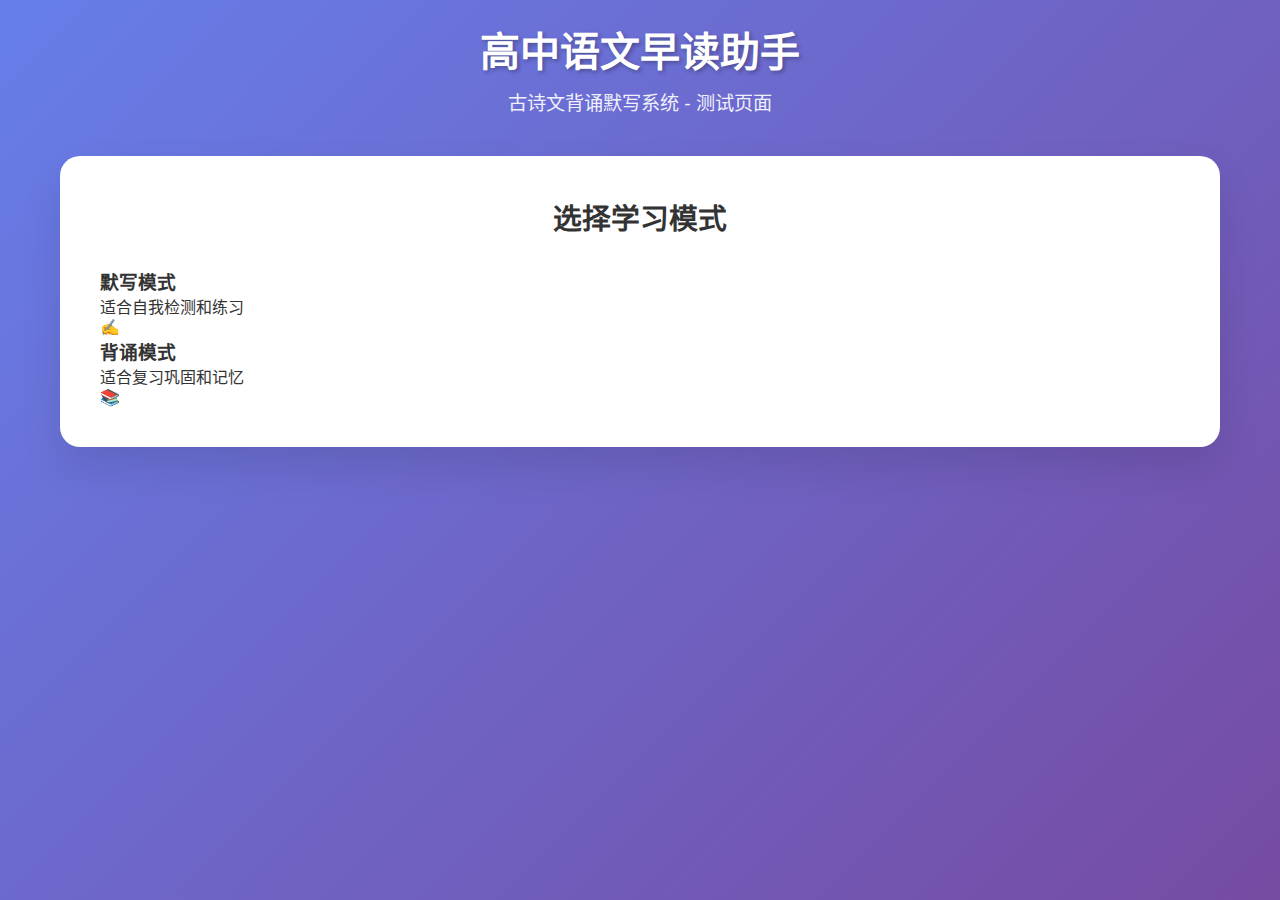
<file: test.html>
<!DOCTYPE html>
<html lang="zh-CN">
<head>
    <meta charset="UTF-8">
    <meta name="viewport" content="width=device-width, initial-scale=1.0">
    <title>测试页面 - 古诗文默写系统</title>
    <link rel="stylesheet" href="styles.css">
</head>
<body>
    <div class="container">
        <header>
            <h1>高中语文早读助手</h1>
            <p>古诗文背诵默写系统 - 测试页面</p>
        </header>

        <!-- 模式选择页面 -->
        <div class="mode-selection" id="mode-selection">
            <h2>选择学习模式</h2>
            <div class="mode-cards">
                <div class="mode-card" onclick="setMode('recitation')">
                    <h3>默写模式</h3>
                    <p>适合自我检测和练习</p>
                    <span class="mode-icon">✍️</span>
                </div>
                <div class="mode-card" onclick="setMode('memorization')">
                    <h3>背诵模式</h3>
                    <p>适合复习巩固和记忆</p>
                    <span class="mode-icon">📚</span>
                </div>
            </div>
        </div>

        <!-- 章节选择页面 -->
        <div class="chapter-selection" id="chapterSelection" style="display: none;">
            <h2>选择学习章节</h2>
            <div class="chapter-cards">
                <div class="chapter-card" onclick="selectChapter('必修一')">
                    <h3>必修一</h3>
                    <p>诗经、楚辞等先秦文学</p>
                    <span class="chapter-icon">📖</span>
                </div>
                <div class="chapter-card" onclick="selectChapter('必修二')">
                    <h3>必修二</h3>
                    <p>唐诗等古典诗词</p>
                    <span class="chapter-icon">🌸</span>
                </div>
                <div class="chapter-card" onclick="selectChapter('必修三')">
                    <h3>必修三</h3>
                    <p>宋词等古典诗词</p>
                    <span class="chapter-icon">🍁</span>
                </div>
                <div class="chapter-card" onclick="selectChapter('论语必背')">
                    <h3>论语必背</h3>
                    <p>经典名句、人生哲理</p>
                    <span class="chapter-icon">🏛️</span>
                </div>
            </div>
        </div>

        <!-- 诗文选择页面 -->
        <div class="poem-selection" id="poemSelection" style="display: none;">
            <h2>选择诗文 - <span id="currentChapter">必修一</span></h2>
            <div class="poem-list" id="poemList">
                <!-- 诗文列表将通过JavaScript动态生成 -->
            </div>
        </div>

        <!-- 默写页面 -->
        <div class="recitation-page" id="recitationPage" style="display: none;">
            <h2 id="poemTitle">关雎 - 默写练习</h2>
            <div class="poem-content">
                <div class="poem-text" id="poemText">
                    <!-- 诗文内容将通过JavaScript动态生成 -->
                </div>
            </div>
            <div class="recitation-area">
                <h3>请默写以下内容：</h3>
                <div class="blank-text" id="blankText">
                    <!-- 带空白的诗文将通过JavaScript动态生成 -->
                </div>
                <div class="input-area">
                    <textarea id="studentAnswer" placeholder="请在此输入你的默写内容...&#10;&#10;填前句/填后句模式：请按题目顺序输入答案，用逗号分隔&#10;例如：关关雎鸠,窈窕淑女,参差荇菜&#10;&#10;自动模式：请直接输入连续的字符"></textarea>
                    <div class="action-buttons">
                        <button class="submit-btn" onclick="submitAnswer()">提交答案</button>
                        <button class="show-answer-btn" onclick="showAnswer()" style="display: none;">显示原文</button>
                        <button class="next-btn" onclick="nextPoem()" style="display: none;">下一篇</button>
                    </div>
                </div>
            </div>
        </div>
    </div>

    <script src="poems-data.js"></script>
    <script>
        // 全局变量
        let currentMode = '';
        let currentChapter = '';
        let currentPoemIndex = 0;
        let poems = [];
        let currentExerciseType = 'auto';
        let currentExerciseIndex = 0;
        let currentExerciseConfig = null;

        // 页面加载完成后初始化
        document.addEventListener('DOMContentLoaded', function() {
            console.log('测试页面已加载完成！');
            console.log('数据库包含章节：', Object.keys(window.poemDatabase || {}));
        });

        // 设置学习模式
        function setMode(mode) {
            console.log('设置模式：', mode);
            currentMode = mode;
            document.getElementById('mode-selection').style.display = 'none';
            document.getElementById('chapterSelection').style.display = 'block';
        }

        // 选择章节
        function selectChapter(chapter) {
            console.log('选择章节：', chapter);
            currentChapter = chapter;
            
            // 优先使用外部数据
            if (typeof window.poemDatabase !== 'undefined' && window.poemDatabase[chapter]) {
                poems = window.poemDatabase[chapter];
            } else {
                // 使用测试数据
                poems = getTestPoems(chapter);
            }
            
            document.getElementById('chapterSelection').style.display = 'none';
            document.getElementById('poemSelection').style.display = 'block';
            document.getElementById('currentChapter').textContent = chapter;
            displayPoemList();
        }

        // 获取测试数据
        function getTestPoems(chapter) {
            const testData = {
                '必修一': [
                    {
                        title: '关雎',
                        author: '《诗经》',
                        content: '关关雎鸠，在河之洲。窈窕淑女，君子好逑。参差荇菜，左右流之。窈窕淑女，寤寐求之。求之不得，寤寐思服。悠哉悠哉，辗转反侧。参差荇菜，左右采之。窈窕淑女，琴瑟友之。参差荇菜，左右芼之。窈窕淑女，钟鼓乐之。',
                        exercises: [
                            {
                                type: 'fillBack',
                                title: '经典名句填空',
                                description: '请根据前半句内容，填写后半句',
                                items: [
                                    { front: '关关雎鸠', back: '在河之洲', hint: '鸟儿在哪里？' },
                                    { front: '窈窕淑女', back: '君子好逑', hint: '什么样的女子？' },
                                    { front: '参差荇菜', back: '左右流之', hint: '水草如何？' },
                                    { front: '窈窕淑女', back: '寤寐求之', hint: '日夜思念' }
                                ]
                            },
                            {
                                type: 'auto',
                                title: '重点字词默写',
                                description: '请填写下划线处的字词',
                                blanks: [3, 7, 11, 15, 19, 23, 27, 31, 35, 39],
                                hints: ['鸟叫声', '女子', '水草', '思念', '辗转', '采摘', '乐器', '选择', '乐器', '欢乐']
                            }
                        ]
                    },
                    {
                        title: '蒹葭',
                        author: '《诗经》',
                        content: '蒹葭苍苍，白露为霜。所谓伊人，在水一方。溯洄从之，道阻且长。溯游从之，宛在水中央。蒹葭萋萋，白露未晞。所谓伊人，在水之湄。溯洄从之，道阻且跻。溯游从之，宛在水中坻。蒹葭采采，白露未已。所谓伊人，在水之涘。溯洄从之，道阻且右。溯游从之，宛在水中沚。',
                        exercises: [
                            {
                                type: 'fillBack',
                                title: '意境理解填空',
                                description: '请根据前半句内容，填写后半句',
                                items: [
                                    { front: '蒹葭苍苍', back: '白露为霜', hint: '秋天的景象' },
                                    { front: '所谓伊人', back: '在水一方', hint: '思念的人在哪里？' },
                                    { front: '溯洄从之', back: '道阻且长', hint: '逆流而上' }
                                ]
                            }
                        ]
                    }
                ],
                '必修二': [
                    {
                        title: '静夜思',
                        author: '李白',
                        content: '床前明月光，疑是地上霜。举头望明月，低头思故乡。',
                        exercises: [
                            {
                                type: 'fillBack',
                                title: '思乡情怀填空',
                                description: '请根据前半句内容，填写后半句',
                                items: [
                                    { front: '床前明月光', back: '疑是地上霜', hint: '月光像什么？' },
                                    { front: '举头望明月', back: '低头思故乡', hint: '抬头看什么？' }
                                ]
                            }
                        ]
                    }
                ],
                '必修三': [
                    {
                        title: '蜀相',
                        author: '杜甫',
                        content: '丞相祠堂何处寻，锦官城外柏森森。映阶碧草自春色，隔叶黄鹂空好音。三顾频烦天下计，两朝开济老臣心。出师未捷身先死，长使英雄泪满襟。',
                        exercises: [
                            {
                                type: 'fillBack',
                                title: '历史人物填空',
                                description: '请根据前半句内容，填写后半句',
                                items: [
                                    { front: '丞相祠堂何处寻', back: '锦官城外柏森森', hint: '祠堂在哪里？' },
                                    { front: '三顾频烦天下计', back: '两朝开济老臣心', hint: '谁三顾茅庐？' }
                                ]
                            }
                        ]
                    }
                ],
                '论语必背': [
                    {
                        title: '学而时习之',
                        author: '《论语》',
                        content: '学而时习之，不亦说乎？有朋自远方来，不亦乐乎？人不知而不愠，不亦君子乎？',
                        exercises: [
                            {
                                type: 'fillBack',
                                title: '学习态度填空',
                                description: '请根据前半句内容，填写后半句',
                                items: [
                                    { front: '学而时习之', back: '不亦说乎', hint: '学习后怎么样？' },
                                    { front: '有朋自远方来', back: '不亦乐乎', hint: '朋友来了怎么样？' },
                                    { front: '人不知而不愠', back: '不亦君子乎', hint: '不生气怎么样？' }
                                ]
                            }
                        ]
                    }
                ]
            };
            
            return testData[chapter] || [];
        }

        // 显示诗文列表
        function displayPoemList() {
            const poemList = document.getElementById('poemList');
            poemList.innerHTML = '';
            
            poems.forEach((poem, index) => {
                const poemItem = document.createElement('div');
                poemItem.className = 'poem-item';
                poemItem.onclick = () => selectPoem(index);
                
                // 显示练习类型数量
                const exerciseCount = poem.exercises ? poem.exercises.length : 0;
                const exerciseText = exerciseCount > 0 ? `(${exerciseCount}种练习方式)` : '';
                
                poemItem.innerHTML = `
                    <h4>${poem.title}</h4>
                    <p>作者：${poem.author}</p>
                    <p>${poem.content.substring(0, 50)}...</p>
                    <p class="exercise-count">${exerciseText}</p>
                `;
                
                poemList.appendChild(poemItem);
            });
        }

        // 选择诗文
        function selectPoem(index) {
            currentPoemIndex = index;
            const poem = poems[index];
            
            document.getElementById('poemSelection').style.display = 'none';
            document.getElementById('recitationPage').style.display = 'block';
            document.getElementById('poemTitle').textContent = poem.title;
            
            displayPoem(poem);
        }

        // 显示诗文内容
        function displayPoem(poem) {
            const poemText = document.getElementById('poemText');
            const blankText = document.getElementById('blankText');
            
            // 默写时不显示完整诗文
            poemText.style.display = 'none';
            
            // 创建练习选择器
            createExerciseSelector(poem);
            
            // 清空学生答案
            document.getElementById('studentAnswer').value = '';
            
            // 重置按钮状态
            document.querySelector('.submit-btn').style.display = 'inline-block';
            document.querySelector('.show-answer-btn').style.display = 'none';
            document.querySelector('.next-btn').style.display = 'none';
            
            // 清除之前的答案显示
            const answerComparison = document.querySelector('.answer-comparison');
            const correctAnswer = document.querySelector('.correct-answer');
            if (answerComparison) answerComparison.remove();
            if (correctAnswer) correctAnswer.remove();
        }

        // 创建练习选择器
        function createExerciseSelector(poem) {
            const blankText = document.getElementById('blankText');
            
            // 清除之前的选择器
            const existingSelector = document.querySelector('.exercise-selector');
            if (existingSelector) existingSelector.remove();
            
            blankText.innerHTML = '';
            
            if (!poem.exercises || poem.exercises.length === 0) {
                // 如果没有自定义练习，使用默认模式
                createDefaultExercise(poem);
                return;
            }
            
            // 创建练习选择器
            const exerciseSelector = document.createElement('div');
            exerciseSelector.className = 'exercise-selector';
            
            let selectorHTML = '<h4>选择练习方式：</h4><div class="exercise-options">';
            
            poem.exercises.forEach((exercise, index) => {
                selectorHTML += `
                    <div class="exercise-option" onclick="selectExercise(${index})">
                        <h5>${exercise.title}</h5>
                        <p>${exercise.description}</p>
                        <span class="exercise-type-badge">${getExerciseTypeName(exercise.type)}</span>
                    </div>
                `;
            });
            
            selectorHTML += '</div>';
            exerciseSelector.innerHTML = selectorHTML;
            
            blankText.appendChild(exerciseSelector);
        }

        // 选择练习
        function selectExercise(exerciseIndex) {
            const poem = poems[currentPoemIndex];
            currentExerciseConfig = poem.exercises[exerciseIndex];
            
            // 清除选择器
            const selector = document.querySelector('.exercise-selector');
            if (selector) selector.remove();
            
            // 生成练习内容
            generateCustomExercise();
        }

        // 生成自定义练习
        function generateCustomExercise() {
            const blankText = document.getElementById('blankText');
            const exercise = currentExerciseConfig;
            
            console.log('生成自定义练习：', exercise);
            
            // 清除之前的练习内容
            const existingExercise = document.querySelector('.exercise-content');
            if (existingExercise) existingExercise.remove();
            
            // 创建练习内容
            const exerciseContent = document.createElement('div');
            exerciseContent.className = 'exercise-content';
            
            let exerciseText = '';
            let allExercises = [];
            
            if (exercise.type === 'auto') {
                // 自动模式：使用预定义的空白位置
                const words = poems[currentPoemIndex].content.split('');
                exerciseText = words.map((char, index) => {
                    if (exercise.blanks.includes(index)) {
                        return '<span class="blank">_____</span>';
                    }
                    return char;
                }).join('');
                
                // 收集所有答案
                allExercises = exercise.blanks.map(index => words[index]);
                
            } else if (exercise.type === 'fillFront' || exercise.type === 'fillBack') {
                // 填前句/填后句模式：使用预定义的练习项目
                exerciseText = exercise.items.map((item, index) => {
                    if (exercise.type === 'fillFront') {
                        allExercises.push(item.front);
                        return `<div class="exercise-item">
                            <span class="exercise-number">${index + 1}.</span>
                            <span class="blank">_____</span>${item.back}
                            ${item.hint ? `<span class="hint">💡 ${item.hint}</span>` : ''}
                        </div>`;
                    } else {
                        allExercises.push(item.back);
                        return `<div class="exercise-item">
                            <span class="exercise-number">${index + 1}.</span>
                            ${item.front}<span class="blank">_____</span>
                            ${item.hint ? `<span class="hint">💡 ${item.hint}</span>` : ''}
                        </div>`;
                    }
                }).join('');
                
                // 将练习项目按两行一组进行分组
                const exerciseItems = exerciseText.match(/<div class="exercise-item">.*?<\/div>/g) || [];
                const groupedItems = [];
                
                for (let i = 0; i < exerciseItems.length; i += 2) {
                    const item1 = exerciseItems[i];
                    const item2 = exerciseItems[i + 1];
                    
                    let rowHtml = '<div class="exercise-row">';
                    
                    if (item1) {
                        rowHtml += `<div style="flex: 1; margin-right: 10px;">${item1}</div>`;
                    }
                    
                    if (item2) {
                        rowHtml += `<div style="flex: 1; margin-left: 10px;">${item2}</div>`;
                    }
                    
                    rowHtml += '</div>';
                    groupedItems.push(rowHtml);
                }
                
                exerciseText = groupedItems.join('');
            }
            
            exerciseContent.innerHTML = `
                <div class="exercise-instruction">
                    <h4>练习要求：</h4>
                    <p>${exercise.description}</p>
                </div>
                <div class="exercise-text">
                    ${exerciseText}
                </div>
                <div class="exercise-info">
                    <p>总共 ${allExercises.length} 道题目，请在下方输入框中按顺序填写所有答案，用逗号分隔</p>
                </div>
            `;
            
            blankText.appendChild(exerciseContent);
            
            // 存储所有答案供提交时使用
            window.allExerciseAnswers = allExercises;
        }

        // 创建默认练习（兼容旧版本）
        function createDefaultExercise(poem) {
            const blankText = document.getElementById('blankText');
            
            // 添加练习类型选择
            const exerciseTypeSelector = document.createElement('div');
            exerciseTypeSelector.className = 'exercise-type-selector';
            exerciseTypeSelector.innerHTML = `
                <h4>选择练习类型：</h4>
                <div class="exercise-buttons">
                    <button class="exercise-btn" onclick="setExerciseType('auto')">自动模式</button>
                    <button class="exercise-btn" onclick="setExerciseType('fillFront')">填前句</button>
                    <button class="exercise-btn" onclick="setExerciseType('fillBack')">填后句</button>
                </div>
            `;
            
            blankText.appendChild(exerciseTypeSelector);
            
            // 默认显示自动模式
            setExerciseType('auto');
        }

        // 获取练习类型名称
        function getExerciseTypeName(type) {
            const typeNames = {
                'auto': '自动模式',
                'fillFront': '填前句',
                'fillBack': '填后句'
            };
            return typeNames[type] || type;
        }

        // 设置练习类型（兼容旧版本）
        function setExerciseType(type) {
            currentExerciseType = type;
            
            // 更新按钮样式
            document.querySelectorAll('.exercise-btn').forEach(btn => {
                btn.classList.remove('active');
            });
            
            // 找到对应的按钮并添加active类
            const targetBtn = document.querySelector(`[onclick="setExerciseType('${type}')"]`);
            if (targetBtn) {
                targetBtn.classList.add('active');
            }
            
            // 生成对应的练习内容
            generateExercise();
        }

        // 生成练习内容（兼容旧版本）
        function generateExercise() {
            const poem = poems[currentPoemIndex];
            const blankText = document.getElementById('blankText');
            
            console.log('生成练习，诗文：', poem.title);
            console.log('练习类型：', currentExerciseType);
            console.log('诗文内容：', poem.content);
            
            // 获取选择器
            const selector = document.querySelector('.exercise-type-selector');
            
            // 清除之前的练习内容
            const existingExercise = document.querySelector('.exercise-content');
            if (existingExercise) existingExercise.remove();
            
            // 创建练习内容
            const exerciseContent = document.createElement('div');
            exerciseContent.className = 'exercise-content';
            
            let exerciseText = '';
            let allExercises = [];
            
            if (currentExerciseType === 'auto') {
                // 自动模式：随机选择一些字词作为空白
                const words = poem.content.split('');
                const blankIndices = poem.blanks || [];
                
                exerciseText = words.map((char, index) => {
                    if (blankIndices.includes(index)) {
                        return '<span class="blank">_____</span>';
                    }
                    return char;
                }).join('');
                
                // 收集所有答案
                allExercises = blankIndices.map(index => words[index]);
                
            } else if (currentExerciseType === 'fillFront') {
                // 填前句模式：显示后半句，要求填写前半句
                const sentences = splitByPunctuation(poem.content);
                console.log('填前句模式，分割后的句子：', sentences);
                
                exerciseText = sentences.map((sentence, index) => {
                    if (!sentence.trim()) return '';
                    
                    // 寻找合适的分割点（优先在逗号、顿号等标点处分割）
                    const splitPoint = findNaturalSplitPoint(sentence);
                    const frontPart = sentence.substring(0, splitPoint);
                    const backPart = sentence.substring(splitPoint);
                    
                    console.log(`句子${index + 1}: "${sentence}" -> 前半: "${frontPart}", 后半: "${backPart}"`);
                    
                    allExercises.push(frontPart);
                    
                    return `<div class="exercise-item">
                        <span class="exercise-number">${index + 1}.</span>
                        <span class="blank">_____</span>${backPart}
                    </div>`;
                }).filter(item => item !== '').join('');
                
            } else if (currentExerciseType === 'fillBack') {
                // 填后句模式：显示前半句，要求填写后半句
                const sentences = splitByPunctuation(poem.content);
                console.log('填后句模式，分割后的句子：', sentences);
                
                exerciseText = sentences.map((sentence, index) => {
                    if (!sentence.trim()) return '';
                    
                    // 寻找合适的分割点（优先在逗号、顿号等标点处分割）
                    const splitPoint = findNaturalSplitPoint(sentence);
                    const frontPart = sentence.substring(0, splitPoint);
                    const backPart = sentence.substring(splitPoint);
                    
                    console.log(`句子${index + 1}: "${sentence}" -> 前半: "${frontPart}", 后半: "${backPart}"`);
                    
                    allExercises.push(backPart);
                    
                    return `<div class="exercise-item">
                        <span class="exercise-number">${index + 1}.</span>
                        ${frontPart}<span class="blank">_____</span>
                    </div>`;
                }).filter(item => item !== '').join('');
            }
            
            console.log('生成的练习HTML：', exerciseText);
            console.log('收集的答案：', allExercises);
            
            // 将练习项目按两行一组进行分组，实现"两句话一行"的显示效果
            if (currentExerciseType !== 'auto') {
                const exerciseItems = exerciseText.match(/<div class="exercise-item">.*?<\/div>/g) || [];
                console.log('匹配到的练习项目：', exerciseItems);
                
                const groupedItems = [];
                
                for (let i = 0; i < exerciseItems.length; i += 2) {
                    const item1 = exerciseItems[i];
                    const item2 = exerciseItems[i + 1];
                    
                    let rowHtml = '<div class="exercise-row">';
                    
                    if (item1) {
                        rowHtml += `<div style="flex: 1; margin-right: 10px;">${item1}</div>`;
                    }
                    
                    if (item2) {
                        rowHtml += `<div style="flex: 1; margin-left: 10px;">${item2}</div>`;
                    }
                    
                    rowHtml += '</div>';
                    groupedItems.push(rowHtml);
                }
                
                exerciseText = groupedItems.join('');
                console.log('分组后的HTML：', exerciseText);
            }
            
            exerciseContent.innerHTML = `
                <div class="exercise-instruction">
                    <h4>练习要求：</h4>
                    <p>${getExerciseInstruction()}</p>
                </div>
                <div class="exercise-text">
                    ${currentExerciseType === 'auto' ? exerciseText : exerciseText}
                </div>
                <div class="exercise-info">
                    <p>总共 ${allExercises.length} 道题目，请在下方输入框中按顺序填写所有答案，用逗号分隔</p>
                </div>
            `;
            
            blankText.appendChild(exerciseContent);
            
            // 存储所有答案供提交时使用
            window.allExerciseAnswers = allExercises;
        }

        // 获取练习说明
        function getExerciseInstruction() {
            switch (currentExerciseType) {
                case 'auto':
                    return '请填写下划线处的字词';
                case 'fillFront':
                    return '请根据后半句内容，填写前半句';
                case 'fillBack':
                    return '请根据前半句内容，填写后半句';
                default:
                    return '请完成练习';
            }
        }

        // 提交答案
        function submitAnswer() {
            const studentAnswer = document.getElementById('studentAnswer').value.trim();
            if (!studentAnswer) {
                alert('请输入你的默写内容！');
                return;
            }
            
            const poem = poems[currentPoemIndex];
            const allAnswers = window.allExerciseAnswers || [];
            
            if (allAnswers.length === 0) {
                alert('没有找到练习题目！');
                return;
            }
            
            // 解析学生答案（按逗号分隔）
            let studentAnswers = [];
            if (currentExerciseType === 'auto') {
                // 自动模式：学生可能输入连续的字符
                studentAnswers = studentAnswer.split('');
            } else {
                // 填前句/填后句模式：按逗号分隔
                studentAnswers = studentAnswer.split('，').map(s => s.trim()).filter(s => s);
            }
            
            // 确保答案数量匹配
            if (studentAnswers.length !== allAnswers.length) {
                alert(`请输入 ${allAnswers.length} 个答案，当前输入了 ${studentAnswers.length} 个`);
                return;
            }
            
            // 创建详细的答案对比
            const answerComparison = document.createElement('div');
            answerComparison.className = 'answer-comparison';
            
            let comparisonHTML = '<h4>答案对比</h4>';
            
            // 为每个题目创建对比行
            for (let i = 0; i < allAnswers.length; i++) {
                const isCorrect = studentAnswers[i] === allAnswers[i];
                const statusIcon = isCorrect ? '✅' : '❌';
                const statusClass = isCorrect ? 'correct' : 'incorrect';
                
                comparisonHTML += `
                    <div class="answer-row ${statusClass}">
                        <span class="answer-label">第${i + 1}题：</span>
                        <div class="answer-content">
                            <span class="student-answer">你的答案：${studentAnswers[i] || '未填写'}</span>
                            <span class="correct-answer">正确答案：${allAnswers[i]}</span>
                            <span class="status-icon">${statusIcon}</span>
                        </div>
                    </div>
                `;
            }
            
            // 计算正确率
            const correctCount = studentAnswers.filter((answer, index) => answer === allAnswers[index]).length;
            const accuracy = Math.round((correctCount / allAnswers.length) * 100);
            
            comparisonHTML += `
                <div class="answer-summary">
                    <h5>练习总结</h5>
                    <p>正确：${correctCount} 题，错误：${allAnswers.length - correctCount} 题</p>
                    <p>正确率：${accuracy}%</p>
                    <p class="feedback">${accuracy >= 80 ? '🎉 优秀！继续保持！' : accuracy >= 60 ? '👍 不错！继续努力！' : '💪 加油！多练习几次！'}</p>
                </div>
            `;
            
            answerComparison.innerHTML = comparisonHTML;
            
            // 插入到输入区域后面
            const inputArea = document.querySelector('.input-area');
            inputArea.parentNode.insertBefore(answerComparison, inputArea.nextSibling);
            
            // 更新按钮状态
            document.querySelector('.submit-btn').style.display = 'none';
            document.querySelector('.show-answer-btn').style.display = 'inline-block';
            document.querySelector('.next-btn').style.display = 'inline-block';
        }

        // 显示答案
        function showAnswer() {
            const poem = poems[currentPoemIndex];
            const correctAnswer = document.createElement('div');
            correctAnswer.className = 'correct-answer';
            correctAnswer.innerHTML = `
                <h4>完整诗文</h4>
                <p>${poem.content}</p>
            `;
            
            // 插入到答案对比后面
            const answerComparison = document.querySelector('.answer-comparison');
            if (answerComparison) {
                answerComparison.parentNode.insertBefore(correctAnswer, answerComparison.nextSibling);
            }
        }

        // 下一篇诗文
        function nextPoem() {
            if (currentPoemIndex < poems.length - 1) {
                currentPoemIndex++;
                const poem = poems[currentPoemIndex];
                
                // 清除之前的答案显示
                const answerComparison = document.querySelector('.answer-comparison');
                const correctAnswer = document.querySelector('.correct-answer');
                if (answerComparison) answerComparison.remove();
                if (correctAnswer) correctAnswer.remove();
                
                displayPoem(poem);
            } else {
                alert('已经是最后一篇诗文了！');
            }
        }

        // 智能分割句子，优先在标点符号处分割
        function splitByPunctuation(text) {
            console.log('开始分割文本：', text);
            
            // 如果文本没有句号，直接按逗号分割
            if (!text.includes('。')) {
                console.log('文本没有句号，直接按逗号分割');
                const parts = text.split(/[，、]/).filter(part => part.trim());
                console.log('按逗号分割结果：', parts);
                return parts;
            }
            
            // 按句号分割，但保留标点符号
            const sentences = text.split('。').filter(s => s.trim());
            console.log('按句号分割结果：', sentences);
            
            // 进一步处理每个句子，在逗号、顿号等标点处分割
            const result = [];
            sentences.forEach((sentence, index) => {
                if (!sentence.trim()) return;
                
                if (sentence.includes('，') || sentence.includes('、')) {
                    // 如果句子包含逗号或顿号，按这些标点分割
                    const parts = sentence.split(/[，、]/);
                    parts.forEach(part => {
                        if (part.trim()) {
                            result.push(part.trim());
                        }
                    });
                } else {
                    result.push(sentence.trim());
                }
            });
            
            console.log('最终分割结果：', result);
            return result;
        }

        // 寻找自然的分割点
        function findNaturalSplitPoint(sentence) {
            // 优先在逗号、顿号处分割
            const commaIndex = sentence.indexOf('，');
            const pauseIndex = sentence.indexOf('、');
            
            if (commaIndex !== -1) {
                return commaIndex + 1; // 包含逗号
            } else if (pauseIndex !== -1) {
                return pauseIndex + 1; // 包含顿号
            } else {
                // 如果没有标点，则在句子中间分割
                return Math.floor(sentence.length / 2);
            }
        }
    </script>
</body>
</html>
</file>
<file: styles.css>
* {
    margin: 0;
    padding: 0;
    box-sizing: border-box;
}

body {
    font-family: 'Microsoft YaHei', 'PingFang SC', 'Helvetica Neue', Arial, sans-serif;
    background: linear-gradient(135deg, #667eea 0%, #764ba2 100%);
    min-height: 100vh;
    color: #333;
}

.container {
    max-width: 1200px;
    margin: 0 auto;
    padding: 20px;
}

header {
    text-align: center;
    margin-bottom: 40px;
    color: white;
}

header h1 {
    font-size: 2.5rem;
    margin-bottom: 10px;
    text-shadow: 2px 2px 4px rgba(0,0,0,0.3);
}

header p {
    font-size: 1.2rem;
    opacity: 0.9;
}

.mode-selection, .chapter-selection, .poem-selection, .recitation-page {
    background: white;
    border-radius: 20px;
    padding: 40px;
    box-shadow: 0 20px 40px rgba(0,0,0,0.1);
    margin-bottom: 30px;
}

.mode-selection h2, .chapter-selection h2, .poem-selection h2, .recitation-page h2 {
    text-align: center;
    margin-bottom: 30px;
    color: #333;
    font-size: 1.8rem;
}

.mode-buttons {
    display: flex;
    justify-content: center;
    gap: 30px;
    flex-wrap: wrap;
}

.mode-btn {
    display: flex;
    flex-direction: column;
    align-items: center;
    padding: 30px;
    border: none;
    border-radius: 15px;
    background: linear-gradient(135deg, #667eea 0%, #764ba2 100%);
    color: white;
    cursor: pointer;
    transition: all 0.3s ease;
    min-width: 200px;
    box-shadow: 0 10px 20px rgba(0,0,0,0.1);
}

.mode-btn:hover {
    transform: translateY(-5px);
    box-shadow: 0 15px 30px rgba(0,0,0,0.2);
}

.mode-btn .icon {
    font-size: 3rem;
    margin-bottom: 15px;
}

.mode-btn span {
    font-size: 1.3rem;
    font-weight: bold;
    margin-bottom: 5px;
}

.mode-btn small {
    font-size: 0.9rem;
    opacity: 0.8;
}

.chapters {
    display: grid;
    grid-template-columns: repeat(auto-fit, minmax(250px, 1fr));
    gap: 25px;
    margin-bottom: 30px;
}

/* 选择控制区域样式 */
.selection-controls {
    background: #f8f9fa;
    border-radius: 10px;
    padding: 20px;
    margin-bottom: 20px;
    border: 1px solid #e9ecef;
}

.selection-mode, .exercise-mode {
    margin-bottom: 15px;
}

.selection-mode label, .exercise-mode label {
    display: inline-block;
    margin-right: 20px;
    cursor: pointer;
    font-weight: 500;
}

.selection-mode input[type="radio"], .exercise-mode input[type="radio"] {
    margin-right: 5px;
}

.random-settings {
    margin-top: 10px;
    padding: 10px;
    background: white;
    border-radius: 5px;
    border: 1px solid #dee2e6;
}

.random-settings label {
    display: flex;
    align-items: center;
    gap: 10px;
}

.random-settings input[type="number"] {
    width: 80px;
    padding: 5px;
    border: 1px solid #ced4da;
    border-radius: 4px;
}

/* 操作按钮样式 */
.action-buttons {
    display: flex;
    gap: 15px;
    justify-content: center;
    margin: 20px 0;
}

.start-exercise-btn, .clear-selection-btn {
    padding: 12px 24px;
    border: none;
    border-radius: 8px;
    cursor: pointer;
    font-weight: 500;
    transition: all 0.3s ease;
}

.start-exercise-btn {
    background: linear-gradient(135deg, #667eea 0%, #764ba2 100%);
    color: white;
}

.start-exercise-btn:hover:not(:disabled) {
    transform: translateY(-2px);
    box-shadow: 0 5px 15px rgba(0,0,0,0.2);
}

.start-exercise-btn:disabled {
    background: #6c757d;
    cursor: not-allowed;
    opacity: 0.6;
}

.clear-selection-btn {
    background: #6c757d;
    color: white;
}

.clear-selection-btn:hover {
    background: #5a6268;
}

/* 多选模式下的诗文项样式 */
.poem-item {
    position: relative;
    display: flex;
    align-items: center;
    gap: 15px;
    padding: 15px;
    border: 2px solid #e9ecef;
    border-radius: 10px;
    cursor: pointer;
    transition: all 0.3s ease;
    background: white;
}

.poem-item:hover {
    border-color: #667eea;
    transform: translateY(-2px);
    box-shadow: 0 5px 15px rgba(0,0,0,0.1);
}

.poem-item.selected {
    border-color: #667eea;
    background: #f8f9ff;
}

.poem-checkbox {
    flex-shrink: 0;
}

.poem-checkbox input[type="checkbox"] {
    width: 18px;
    height: 18px;
    cursor: pointer;
}

.poem-item h4 {
    margin: 0;
    font-size: 1.2rem;
    color: #333;
}

.poem-item .author {
    margin: 5px 0 0 0;
    color: #666;
    font-size: 0.9rem;
}

/* 练习页面样式 */
.question-info {
    background: #f8f9fa;
    padding: 15px;
    border-radius: 8px;
    margin-bottom: 20px;
    border-left: 4px solid #667eea;
}

.question-info p {
    margin: 5px 0;
}

.question-content {
    background: white;
    padding: 20px;
    border-radius: 10px;
    border: 1px solid #e9ecef;
}

.question-text {
    font-size: 1.3rem;
    font-weight: 500;
    margin-bottom: 15px;
    color: #333;
}

.answer-placeholder {
    font-size: 1.1rem;
    color: #666;
}

.blank {
    color: #667eea;
    font-weight: bold;
    text-decoration: underline;
}

/* 题目容器样式 */
.questions-container {
    display: grid;
    grid-template-columns: repeat(auto-fit, minmax(400px, 1fr));
    gap: 20px;
    margin-bottom: 30px;
}

/* 题目项样式 */
.question-item {
    background: white;
    border: 1px solid #f0f0f0;
    border-radius: 6px;
    padding: 15px;
    margin-bottom: 12px;
    box-shadow: 0 1px 3px rgba(0,0,0,0.05);
    transition: all 0.2s ease;
}

.question-item:hover {
    border-color: #e0e0e0;
    box-shadow: 0 2px 6px rgba(0,0,0,0.08);
}

/* 题目头部样式 */
.question-header {
    display: flex;
    align-items: center;
    margin-bottom: 12px;
    padding-bottom: 8px;
    border-bottom: 1px solid #f0f0f0;
    gap: 8px;
}

.question-number {
    background: #6c757d;
    color: white;
    padding: 4px 10px;
    border-radius: 12px;
    font-weight: 500;
    font-size: 0.85rem;
}

.question-source {
    color: #666;
    font-size: 0.9rem;
    font-style: italic;
}

.show-original-btn {
    background: #6c757d;
    color: white;
    border: none;
    padding: 4px 8px;
    border-radius: 3px;
    cursor: pointer;
    font-size: 0.75rem;
    font-weight: 500;
    transition: all 0.2s ease;
}

.show-original-btn:hover {
    background: #5a6268;
}

.show-original-btn.active {
    background: #6f42c1;
}

.show-original-btn.active:hover {
    background: #5a32a3;
}

/* 题目内容样式 */
.question-content {
    padding: 8px 0;
}

.question-text {
    font-size: 1.1rem;
    font-weight: 500;
    color: #333;
    margin-bottom: 8px;
    line-height: 1.5;
}

.answer-section {
    margin-top: 10px;
}

.show-answer-btn {
    background: #f8f9fa;
    color: #495057;
    border: 1px solid #dee2e6;
    padding: 2px 8px;
    border-radius: 4px;
    cursor: pointer;
    font-size: 0.75rem;
    font-weight: normal;
    transition: all 0.2s ease;
    margin-left: 8px;
    min-width: 50px;
    height: 20px;
    line-height: 1;
}

.show-answer-btn:hover {
    background: #e9ecef;
    border-color: #adb5bd;
}

.show-answer-btn.active {
    background: #e9ecef;
    border-color: #6c757d;
    color: #495057;
}

.show-answer-btn.active:hover {
    background: #dee2e6;
    border-color: #6c757d;
}

.control-section {
    text-align: center;
    margin: 15px 0;
    padding: 15px;
    background: #f8f9fa;
    border-radius: 6px;
    border: 1px solid #e9ecef;
}

.control-top {
    display: flex;
    justify-content: space-between;
    align-items: center;
    flex-wrap: wrap;
    gap: 15px;
}

.answer-controls-top {
    display: flex;
    gap: 8px;
}

.title-container {
    display: flex;
    align-items: center;
    justify-content: space-between;
    gap: 15px;
    width: 100%;
}

.title-container span {
    font-size: 1.5rem;
    font-weight: bold;
    color: #333;
}

.font-size-controls {
    display: flex;
    align-items: center;
    justify-content: center;
    gap: 8px;
    flex-wrap: wrap;
}

.font-size-controls label {
    font-weight: 500;
    color: #333;
    min-width: 60px;
    font-size: 0.8rem;
}

.font-size-controls input[type="range"] {
    width: 80px;
    height: 4px;
    border-radius: 2px;
    background: #ddd;
    outline: none;
    -webkit-appearance: none;
}

.font-size-controls input[type="range"]::-webkit-slider-thumb {
    -webkit-appearance: none;
    appearance: none;
    width: 16px;
    height: 16px;
    border-radius: 50%;
    background: #007bff;
    cursor: pointer;
}

.font-size-controls input[type="range"]::-moz-range-thumb {
    width: 16px;
    height: 16px;
    border-radius: 50%;
    background: #007bff;
    cursor: pointer;
    border: none;
}

.font-size-controls span {
    font-weight: 500;
    color: #007bff;
    min-width: 35px;
    font-size: 0.8rem;
}



.show-all-answers-btn, .hide-all-answers-btn {
    background: #28a745;
    color: white;
    border: none;
    padding: 8px 16px;
    border-radius: 4px;
    cursor: pointer;
    font-size: 0.9rem;
    font-weight: 500;
    transition: all 0.2s ease;
    margin: 0 8px;
}

.show-all-answers-btn:hover, .hide-all-answers-btn:hover {
    background: #218838;
}

.hide-all-answers-btn {
    background: #dc3545;
}

.hide-all-answers-btn:hover {
    background: #c82333;
}

.answer-text {
    font-size: 1rem;
    color: #28a745;
    font-weight: 500;
    padding: 6px 10px;
    background: #f8fff9;
    border-left: 3px solid #28a745;
    border-radius: 3px;
    margin: 0;
}

.original-text-section {
    margin-top: 8px;
}

.original-text {
    font-size: 1rem;
    color: #6c757d;
    font-weight: 500;
    padding: 6px 10px;
    background: #f8f9fa;
    border-left: 3px solid #6c757d;
    border-radius: 3px;
    margin: 0;
}

/* 分页控制样式 */
.pagination-controls {
    display: flex;
    justify-content: center;
    align-items: center;
    gap: 20px;
    margin: 30px 0;
    padding: 20px;
    background: #f8f9fa;
    border-radius: 10px;
    border: 1px solid #e9ecef;
}

.prev-page-btn, .next-page-btn {
    padding: 10px 20px;
    border: none;
    border-radius: 6px;
    cursor: pointer;
    font-weight: 500;
    transition: all 0.3s ease;
}

.prev-page-btn {
    background: #6c757d;
    color: white;
}

.prev-page-btn:hover {
    background: #5a6268;
}

.next-page-btn {
    background: linear-gradient(135deg, #667eea 0%, #764ba2 100%);
    color: white;
}

.next-page-btn:hover {
    transform: translateY(-1px);
    box-shadow: 0 4px 8px rgba(0,0,0,0.2);
}

.page-info {
    font-weight: 500;
    color: #333;
    font-size: 1rem;
}

/* 响应式设计 */
@media (max-width: 768px) {
    .questions-container {
        grid-template-columns: 1fr;
        gap: 15px;
    }
    
    .question-item {
        padding: 15px;
    }
    
    .question-header {
        flex-direction: column;
        align-items: flex-start;
        gap: 8px;
    }
    
    .question-text {
        font-size: 1.1rem;
    }
    
    .answer-text {
        font-size: 1rem;
    }
    
    .show-answer-btn {
        font-size: 0.8rem;
        padding: 6px 12px;
    }
    
    .pagination-controls {
        flex-direction: column;
        gap: 15px;
    }
}

.chapter-card {
    background: linear-gradient(135deg, #f093fb 0%, #f5576c 100%);
    color: white;
    padding: 25px;
    border-radius: 15px;
    cursor: pointer;
    transition: all 0.3s ease;
    text-align: center;
    box-shadow: 0 10px 20px rgba(0,0,0,0.1);
}

.chapter-card:hover {
    transform: translateY(-5px);
    box-shadow: 0 15px 30px rgba(0,0,0,0.2);
}

.chapter-card h3 {
    font-size: 1.5rem;
    margin-bottom: 10px;
}

.chapter-card p {
    margin-bottom: 15px;
    opacity: 0.9;
}

.poem-count {
    background: rgba(255,255,255,0.2);
    padding: 5px 15px;
    border-radius: 20px;
    font-size: 0.9rem;
}

.poem-list {
    display: grid;
    grid-template-columns: repeat(auto-fit, minmax(300px, 1fr));
    gap: 20px;
    margin-bottom: 30px;
}

.poem-item {
    background: #f8f9fa;
    border: 2px solid #e9ecef;
    border-radius: 12px;
    padding: 20px;
    cursor: pointer;
    transition: all 0.3s ease;
}

.poem-item:hover {
    border-color: #667eea;
    background: #e3f2fd;
    transform: translateY(-2px);
}

.poem-item h4 {
    color: #333;
    margin-bottom: 10px;
    font-size: 1.2rem;
}

.poem-item p {
    color: #666;
    font-size: 0.9rem;
    line-height: 1.5;
}

.poem-content {
    background: #f8f9fa;
    border-radius: 12px;
    padding: 25px;
    margin-bottom: 30px;
}

.poem-text {
    font-size: 1.1rem;
    line-height: 2;
    color: #333;
    text-align: center;
    font-family: 'KaiTi', '楷体', serif;
}

.recitation-area h3 {
    margin-bottom: 20px;
    color: #333;
}

.blank-text {
    background: white;
    border: 2px solid #e9ecef;
    border-radius: 12px;
    padding: 25px;
    margin-bottom: 25px;
    font-size: 1.1rem;
    line-height: 2;
    font-family: 'KaiTi', '楷体', serif;
    color: #333;
}

/* 练习行样式 - 两句话一行 */
.exercise-row {
    display: flex;
    justify-content: space-between;
    margin-bottom: 15px;
    gap: 20px;
}

.exercise-row .exercise-item {
    flex: 1;
    min-width: 0; /* 防止内容溢出 */
}

/* 练习选择器样式 */
.exercise-selector {
    margin: 20px 0;
    padding: 20px;
    background: #f8f9fa;
    border-radius: 12px;
    border: 1px solid #e9ecef;
}

.exercise-selector h4 {
    color: #495057;
    margin-bottom: 15px;
    text-align: center;
    font-size: 18px;
}

.exercise-options {
    display: grid;
    grid-template-columns: repeat(auto-fit, minmax(280px, 1fr));
    gap: 15px;
    margin-top: 15px;
}

.exercise-option {
    background: white;
    padding: 20px;
    border-radius: 10px;
    border: 2px solid #e9ecef;
    cursor: pointer;
    transition: all 0.3s ease;
    position: relative;
    overflow: hidden;
}

.exercise-option:hover {
    border-color: #007bff;
    transform: translateY(-2px);
    box-shadow: 0 4px 12px rgba(0, 123, 255, 0.15);
}

.exercise-option h5 {
    color: #495057;
    margin: 0 0 10px 0;
    font-size: 16px;
    font-weight: 600;
}

.exercise-option p {
    color: #6c757d;
    margin: 0 0 15px 0;
    font-size: 14px;
    line-height: 1.4;
}

.exercise-type-badge {
    position: absolute;
    top: 10px;
    right: 10px;
    background: #007bff;
    color: white;
    padding: 4px 8px;
    border-radius: 12px;
    font-size: 11px;
    font-weight: 500;
    text-transform: uppercase;
    letter-spacing: 0.5px;
}

/* 练习数量显示 */
.exercise-count {
    color: #6c757d;
    font-size: 12px;
    font-style: italic;
    margin-top: 5px;
}

/* 提示信息样式 */
.hint {
    display: inline-block;
    background: #fff3cd;
    color: #856404;
    padding: 2px 6px;
    border-radius: 4px;
    font-size: 12px;
    margin-left: 8px;
    border: 1px solid #ffeaa7;
}

/* 练习项目样式优化 */
.exercise-item {
    background: white;
    padding: 15px;
    border-radius: 8px;
    border: 1px solid #e9ecef;
    margin-bottom: 10px;
    position: relative;
}

.exercise-item:hover {
    border-color: #007bff;
    box-shadow: 0 2px 8px rgba(0, 123, 255, 0.1);
}

.exercise-number {
    background: #007bff;
    color: white;
    padding: 4px 8px;
    border-radius: 50%;
    font-size: 12px;
    font-weight: bold;
    margin-right: 10px;
    display: inline-block;
    min-width: 20px;
    text-align: center;
}

/* 空白处样式 */
.blank {
    background: #fff;
    border: 2px dashed #6c757d;
    padding: 2px 6px;
    border-radius: 4px;
    color: #6c757d;
    font-weight: bold;
    margin: 0 4px;
}

.exercise-type-selector {
    margin-bottom: 25px;
    padding: 20px;
    background: #f8f9fa;
    border-radius: 12px;
    border: 2px solid #e9ecef;
}

.exercise-type-selector h4 {
    margin-bottom: 15px;
    color: #333;
    text-align: center;
}

.exercise-buttons {
    display: flex;
    gap: 15px;
    justify-content: center;
    flex-wrap: wrap;
}

.exercise-btn {
    padding: 10px 20px;
    border: 2px solid #667eea;
    border-radius: 8px;
    background: white;
    color: #667eea;
    cursor: pointer;
    transition: all 0.3s ease;
    font-weight: bold;
}

.exercise-btn:hover, .exercise-btn.active {
    background: #667eea;
    color: white;
    transform: translateY(-2px);
}

.exercise-content {
    margin-top: 20px;
}

.exercise-instruction {
    background: #e3f2fd;
    border: 1px solid #bbdefb;
    border-radius: 8px;
    padding: 15px;
    margin-bottom: 20px;
}

.exercise-instruction h4 {
    margin-bottom: 8px;
    color: #1976d2;
}

.exercise-instruction p {
    color: #1565c0;
    font-weight: 500;
}

.exercise-text {
    background: white;
    border: 2px solid #e9ecef;
    border-radius: 12px;
    padding: 25px;
    margin-bottom: 20px;
    font-size: 1.1rem;
    line-height: 2;
    font-family: 'KaiTi', '楷体', serif;
    color: #333;
    text-align: center;
}

.exercise-item {
    margin-bottom: 15px;
    padding: 10px;
    border: 1px solid #e9ecef;
    border-radius: 8px;
    background: #f8f9fa;
    text-align: left;
}

.exercise-number {
    font-weight: bold;
    color: #667eea;
    margin-right: 10px;
}

.exercise-info {
    background: #e8f5e8;
    border: 1px solid #c3e6cb;
    border-radius: 8px;
    padding: 15px;
    margin-bottom: 20px;
    text-align: center;
}

.exercise-info p {
    margin: 0;
    color: #155724;
    font-weight: 500;
}

.exercise-navigation {
    display: flex;
    justify-content: space-between;
    align-items: center;
    margin-bottom: 20px;
}

.nav-btn {
    padding: 8px 16px;
    border: 2px solid #6c757d;
    border-radius: 6px;
    background: white;
    color: #6c757d;
    cursor: pointer;
    transition: all 0.3s ease;
    font-weight: bold;
}

.nav-btn:hover:not(:disabled) {
    background: #6c757d;
    color: white;
    transform: translateY(-2px);
}

.nav-btn:disabled {
    opacity: 0.5;
    cursor: not-allowed;
}

.exercise-counter {
    font-weight: bold;
    color: #667eea;
    font-size: 1.1rem;
}

.answer-feedback {
    margin-top: 15px;
    padding: 10px;
    border-radius: 6px;
    text-align: center;
    font-weight: bold;
}

.answer-feedback p {
    margin: 0;
}

.input-area {
    margin-bottom: 25px;
}

#studentAnswer {
    width: 100%;
    min-height: 120px;
    padding: 15px;
    border: 2px solid #e9ecef;
    border-radius: 12px;
    font-size: 1rem;
    font-family: 'KaiTi', '楷体', serif;
    resize: vertical;
    margin-bottom: 20px;
}

#studentAnswer:focus {
    outline: none;
    border-color: #667eea;
    box-shadow: 0 0 0 3px rgba(102, 126, 234, 0.1);
}

.action-buttons {
    display: flex;
    gap: 15px;
    justify-content: center;
    flex-wrap: wrap;
}

.submit-btn, .show-answer-btn, .next-btn {
    padding: 12px 25px;
    border: none;
    border-radius: 8px;
    font-size: 1rem;
    cursor: pointer;
    transition: all 0.3s ease;
    font-weight: bold;
}

.submit-btn {
    background: #28a745;
    color: white;
}

.submit-btn:hover {
    background: #218838;
    transform: translateY(-2px);
}

.show-answer-btn {
    background: #17a2b8;
    color: white;
}

.show-answer-btn:hover {
    background: #138496;
    transform: translateY(-2px);
}

.next-btn {
    background: #6f42c1;
    color: white;
}

.next-btn:hover {
    background: #5a32a3;
    transform: translateY(-2px);
}

.back-btn {
    background: #6c757d;
    color: white;
    padding: 10px 20px;
    border: none;
    border-radius: 8px;
    cursor: pointer;
    transition: all 0.3s ease;
    font-size: 0.9rem;
}

.back-btn:hover {
    background: #5a6268;
    transform: translateY(-2px);
}

.correct-answer {
    background: #d4edda;
    border: 1px solid #c3e6cb;
    border-radius: 8px;
    padding: 24px;
    margin: 20px 0;
    color: #155724;
    font-size: 1.1rem;            /* 与题目一致的字号 */
    line-height: 2;               /* 与题目一致的行高 */
    font-family: 'KaiTi', '楷体', serif; /* 与题目一致的字体 */
    text-align: center;
}

.answer-comparison {
    background: #fff3cd;
    border: 1px solid #ffeaa7;
    border-radius: 8px;
    padding: 20px;
    margin: 20px 0;
}

.answer-comparison h4 {
    margin-bottom: 15px;
    color: #856404;
}

/* 题目区域直接展示原文时的样式 */
.original-text {
    font-size: 1.1rem;
    line-height: 2;
    font-family: 'KaiTi', '楷体', serif;
    color: #333;
    white-space: pre-wrap;
}

.answer-row {
    display: flex;
    margin-bottom: 15px;
    align-items: center;
    padding: 12px;
    border-radius: 8px;
    border: 1px solid #ddd;
}

.answer-row.correct {
    background: #d4edda;
    border-color: #c3e6cb;
}

.answer-row.incorrect {
    background: #f8d7da;
    border-color: #f5c6cb;
}

.answer-label {
    font-weight: bold;
    min-width: 80px;
    margin-right: 15px;
    color: #333;
}

.answer-content {
    flex: 1;
    display: flex;
    flex-direction: column;
    gap: 8px;
}

.student-answer, .correct-answer {
    padding: 6px 10px;
    background: white;
    border-radius: 4px;
    border: 1px solid #ddd;
    font-family: 'KaiTi', '楷体', serif;
}

.status-icon {
    font-size: 1.2rem;
    margin-left: 10px;
}

.answer-summary {
    background: #fff3cd;
    border: 1px solid #ffeaa7;
    border-radius: 8px;
    padding: 20px;
    margin-top: 20px;
    text-align: center;
}

.answer-summary h5 {
    margin-bottom: 15px;
    color: #856404;
    font-size: 1.1rem;
}

.answer-summary p {
    margin: 8px 0;
    color: #856404;
}

.answer-summary .feedback {
    font-weight: bold;
    font-size: 1.1rem;
    margin-top: 15px;
}

/* 字体大小调节控件 */
.font-size-control {
    position: sticky;
    top: 10px;
    display: flex;
    gap: 8px;
    justify-content: flex-end;
    margin-bottom: 10px;
}

.fs-btn {
    padding: 6px 10px;
    border: 1px solid #ced4da;
    border-radius: 6px;
    background: #ffffff;
    color: #495057;
    cursor: pointer;
    font-weight: bold;
}

.fs-btn:hover {
    background: #f1f3f5;
}

/* 响应式设计 */
@media (max-width: 768px) {
    .container {
        padding: 15px;
    }
    
    .mode-selection, .chapter-selection, .poem-selection, .recitation-page {
        padding: 25px;
    }
    
    .mode-buttons {
        flex-direction: column;
        align-items: center;
    }
    
    .chapters {
        grid-template-columns: 1fr;
    }
    
    .poem-list {
        grid-template-columns: 1fr;
    }
    
    .action-buttons {
        flex-direction: column;
        align-items: center;
    }
    
    header h1 {
        font-size: 2rem;
    }

    .exercise-options {
        grid-template-columns: 1fr;
    }
    
    .exercise-option {
        padding: 15px;
    }
    
    .exercise-option h5 {
        font-size: 15px;
    }
    
    .exercise-option p {
        font-size: 13px;
    }
}
</file>
